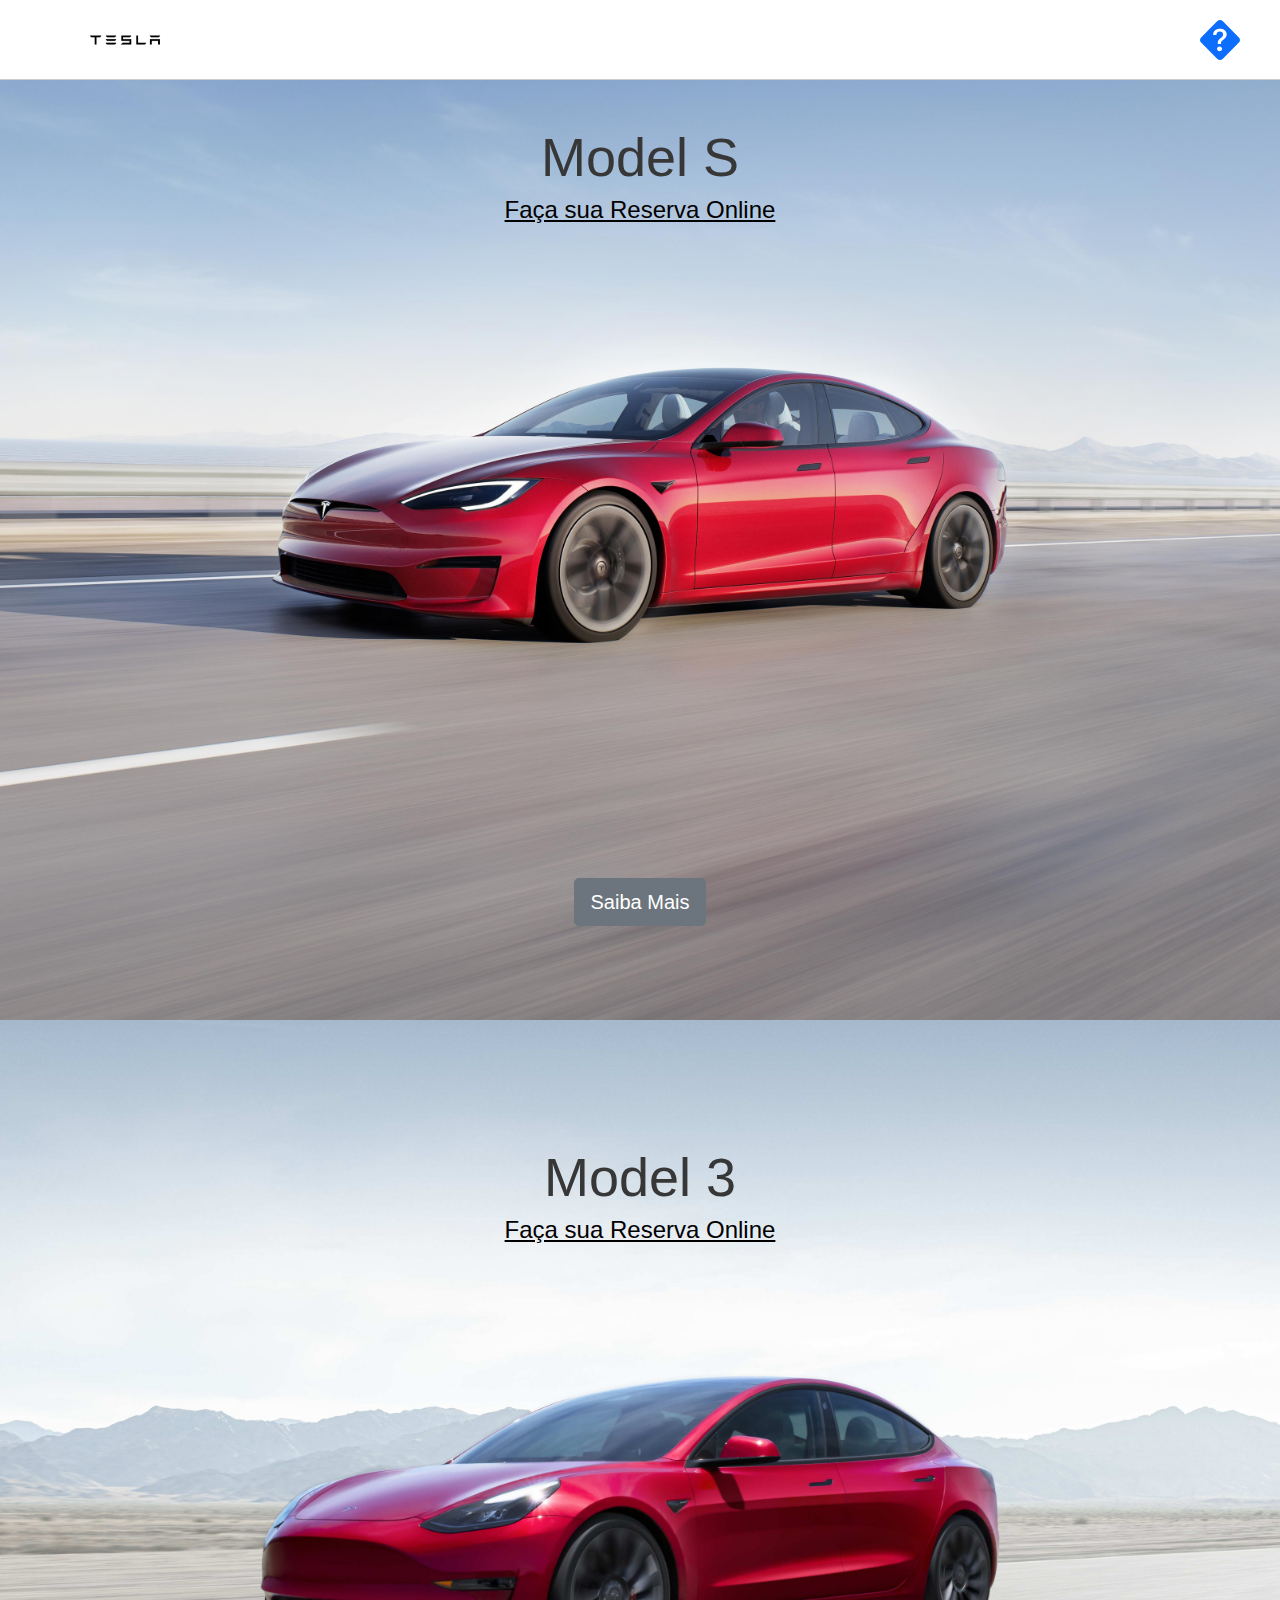
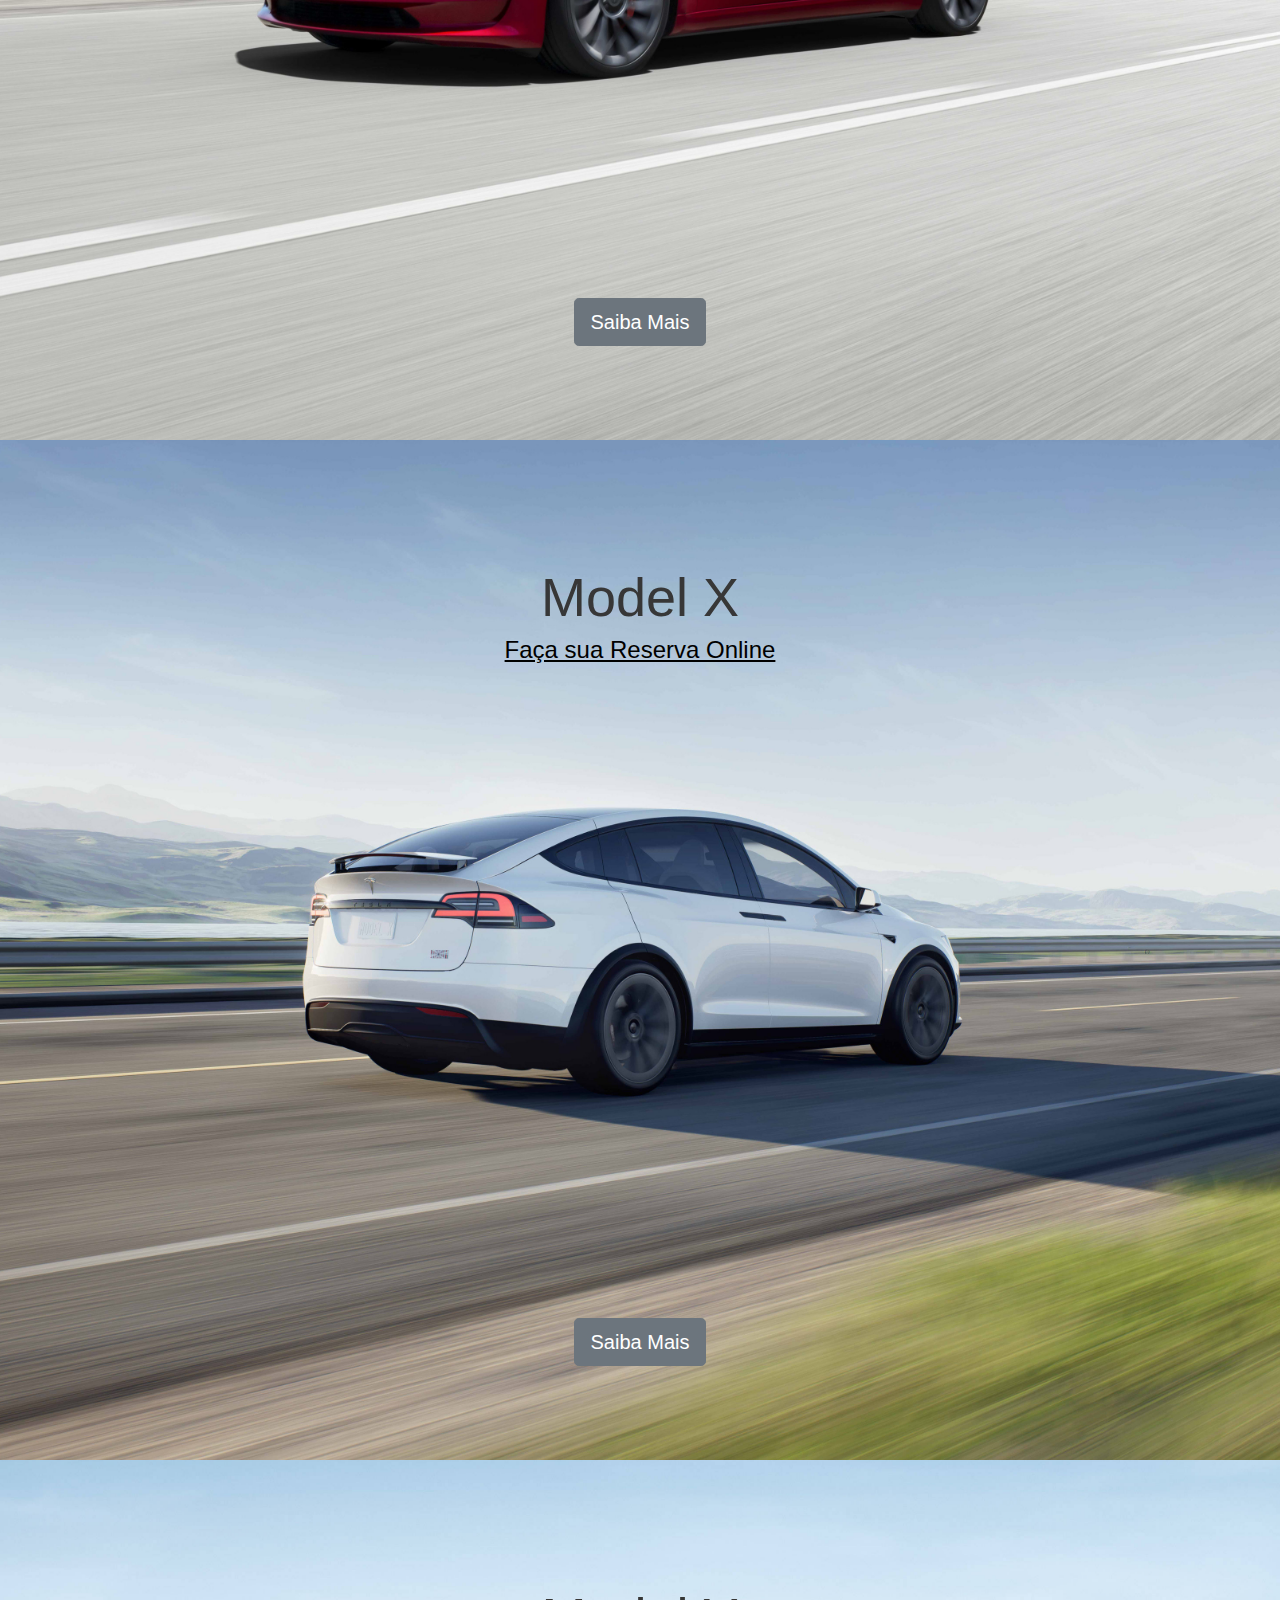
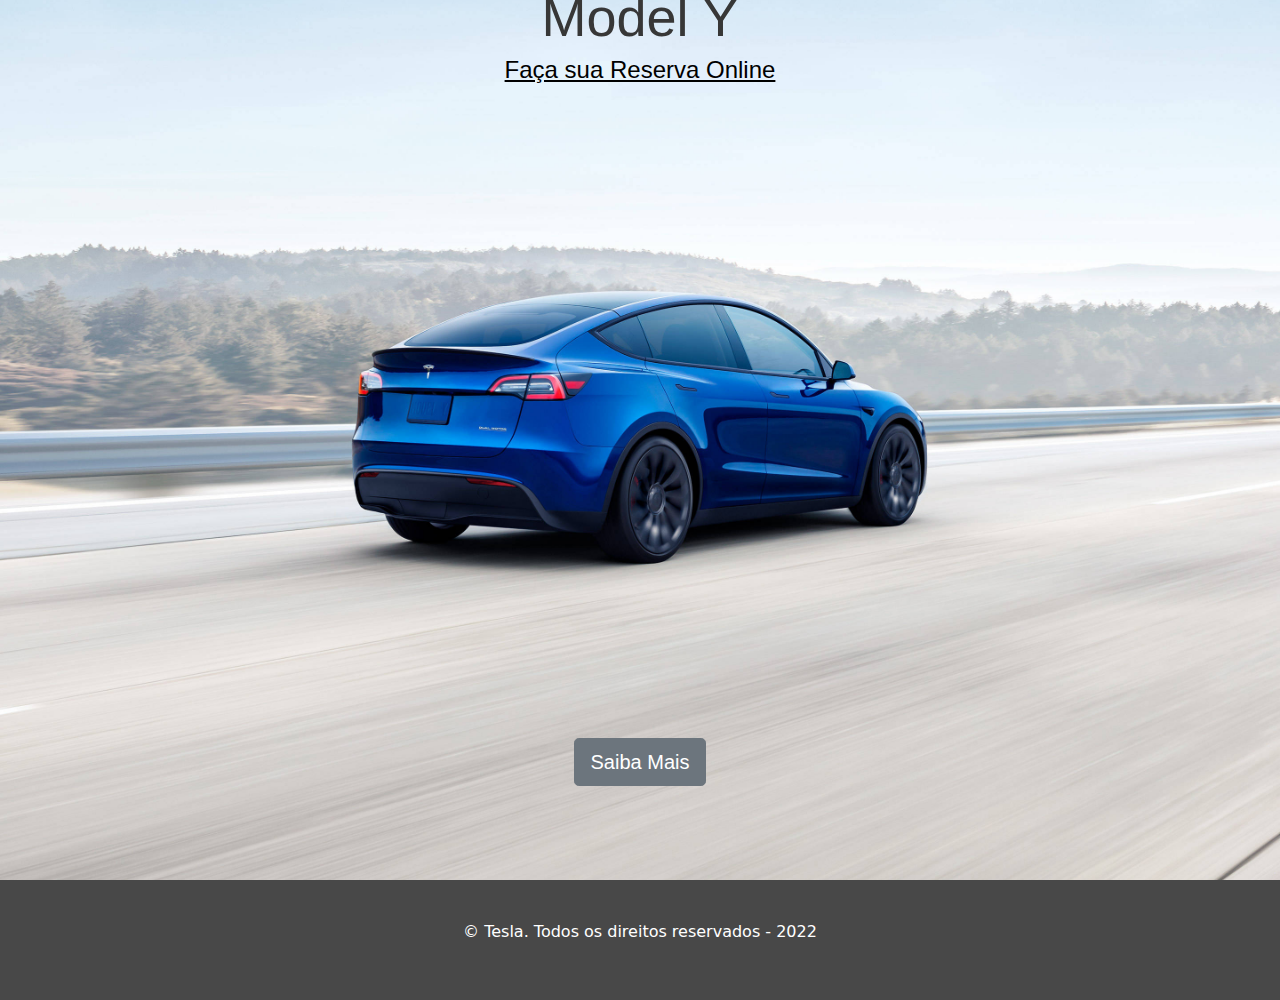
<file: index.html>
<!DOCTYPE html>
<html lang="pt-BR">

<head>
    <meta charset="UTF-8">
    <title>Tesla</title>
    <link rel="stylesheet" href="css/bootstrap.min.css">
    <link rel="stylesheet" href="css/bootstrap-grid.min.css">
    <link rel="stylesheet" href="css/base.css">
    <link rel="stylesheet" href="css/layout.css">
    <link rel="stylesheet" href="css/componente.css">
</head>

<body>
    <header class="layout-cabecalho layout-cabecalho--home">
        <div class="container">
            <nav class="navegacao">
                <a href="index.html"><img src="img/logotesla.png" width="80" height="80" alt="www"></a>
            </nav>
            <nav class="layout-login">
                <a href="about-Us.html">
                    <svg xmlns="http://www.w3.org/2000/svg" width="120" height="60" fill="currentColor" class="bi bi-question-diamond-fill" viewBox="0 0 16 16" style="padding-top:20px">
                        <path d="M9.05.435c-.58-.58-1.52-.58-2.1 0L.436 6.95c-.58.58-.58 1.519 0 2.098l6.516 6.516c.58.58 1.519.58 2.098 0l6.516-6.516c.58-.58.58-1.519 0-2.098L9.05.435zM5.495 6.033a.237.237 0 0 1-.24-.247C5.35 4.091 6.737 3.5 8.005 3.5c1.396 0 2.672.73 2.672 2.24 0 1.08-.635 1.594-1.244 2.057-.737.559-1.01.768-1.01 1.486v.105a.25.25 0 0 1-.25.25h-.81a.25.25 0 0 1-.25-.246l-.004-.217c-.038-.927.495-1.498 1.168-1.987.59-.444.965-.736.965-1.371 0-.825-.628-1.168-1.314-1.168-.803 0-1.253.478-1.342 1.134-.018.137-.128.25-.266.25h-.825zm2.325 6.443c-.584 0-1.009-.394-1.009-.927 0-.552.425-.94 1.01-.94.609 0 1.028.388 1.028.94 0 .533-.42.927-1.029.927z"/>
                      </svg>
                  </svg></a>
            </nav>
        </div>
        
    </header>

    <section>
        <div class="main-imagem-models main-banner">
            <div class="conteudo-banner">
                <div class="principal">
                    <h1 class="principal__titulo">Model S</h1>
                    <a class="principal__subtitulo" href="reservar.html">Faça sua Reserva Online</a>
                    
                    <div class="principal__sobre">
                        <a class="btn btn-secondary btn-lg" href="model-s.html" role="button">Saiba Mais</a>
                    </div>
                </div>
            </div>
        </div>
    </section>

    <section>
        <div class="main-imagem-model3 main-banner">
            <div class="conteudo-banner">
                <div class="principal">
                    <h1 class="principal__titulo">Model 3</h1>
                    <a class="principal__subtitulo" href="reservar.html">Faça sua Reserva Online</a>
                    
                    <div class="principal__sobre">
                        <a class="btn btn-secondary btn-lg" href="model-3.html" role="button">Saiba Mais</a>
                    </div>
                </div>
            </div>
        </div>
    </section>

    <section>
        <div class="main-imagem-modelx main-banner">
            <div class="conteudo-banner">
                <div class="principal">
                    <h1 class="principal__titulo">Model X</h1>
                    <a class="principal__subtitulo" href="reservar.html">Faça sua Reserva Online</a>
                    
                    <div class="principal__sobre">
                        <a class="btn btn-secondary btn-lg" href="model-x.html" role="button">Saiba Mais</a>
                    </div>
                </div>
            </div>
        </div>
    </section>

    <section>
        <div class="main-imagem-modely main-banner">
            <div class="conteudo-banner">
                <div class="principal">
                    <h1 class="principal__titulo">Model Y</h1>
                    <a class="principal__subtitulo" href="reservar.html">Faça sua Reserva Online</a>
                    
                    <div class="principal__sobre">
                        <a class="btn btn-secondary btn-lg" href="model-y.html" role="button">Saiba Mais</a>
                    </div>
                </div>
            </div>
        </div>
    </section>





    <footer class="layout-rodape">
        <div class="container">
            <p>&copy; Tesla. Todos os direitos reservados - 2022</p>
        </div>

    </footer>

</body>

</html>
</file>
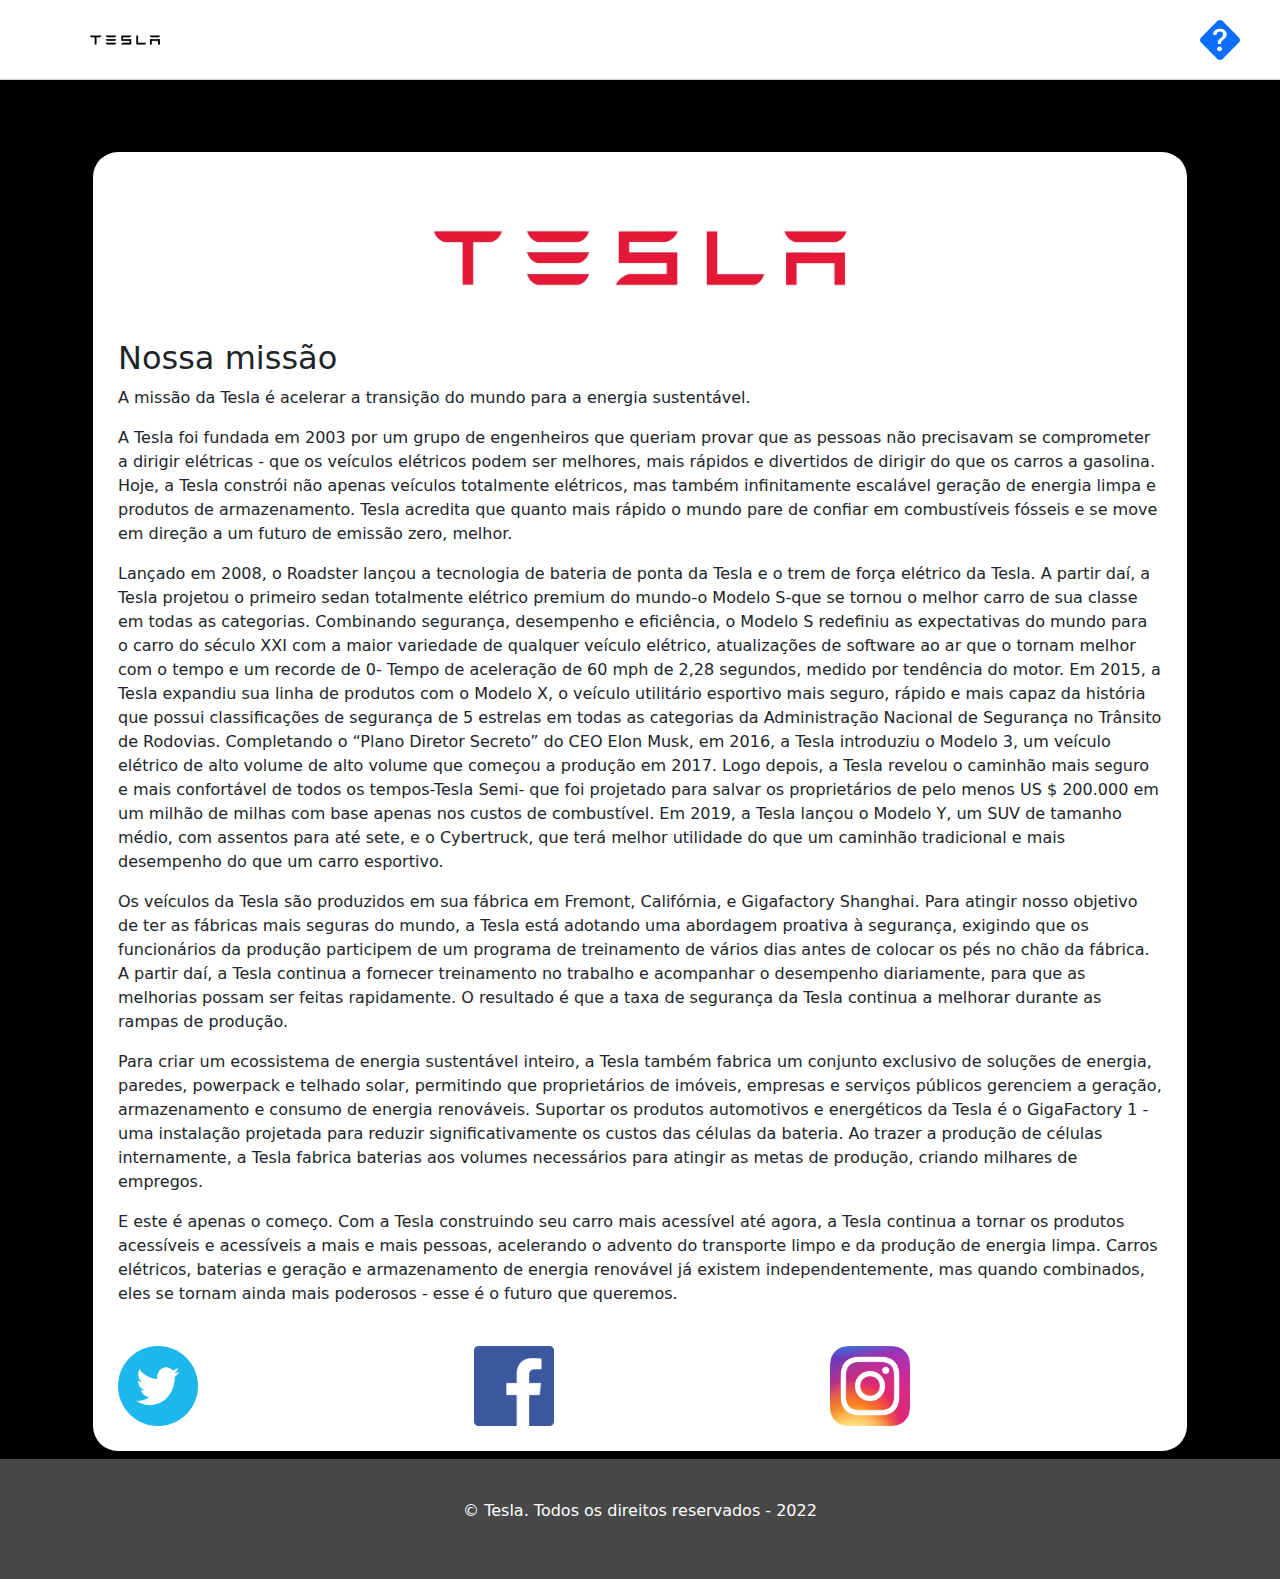
<file: about-Us.html>
<!DOCTYPE html>
<html lang="pt-BR">

<head>
    <meta charset="UTF-8">
    <title>Tesla</title>
    <link rel="stylesheet" href="css/bootstrap.min.css">
    <link rel="stylesheet" href="css/bootstrap-grid.min.css">
    <link rel="stylesheet" href="css/base.css">
    <link rel="stylesheet" href="css/layout.css">
    <link rel="stylesheet" href="css/componente.css">
</head>

<body>

    <header class="layout-cabecalho layout-cabecalho--home">
        <div class="container">
            <nav class="navegacao">
                <a href="index.html"><img src="img/logotesla.png" width="80" height="80" alt="www"></a>
            </nav>
            <nav class="layout-login">
                <a href="about-Us.html">
                    <svg xmlns="http://www.w3.org/2000/svg" width="120" height="60" fill="currentColor" class="bi bi-question-diamond-fill" viewBox="0 0 16 16" style="padding-top:20px">
                        <path d="M9.05.435c-.58-.58-1.52-.58-2.1 0L.436 6.95c-.58.58-.58 1.519 0 2.098l6.516 6.516c.58.58 1.519.58 2.098 0l6.516-6.516c.58-.58.58-1.519 0-2.098L9.05.435zM5.495 6.033a.237.237 0 0 1-.24-.247C5.35 4.091 6.737 3.5 8.005 3.5c1.396 0 2.672.73 2.672 2.24 0 1.08-.635 1.594-1.244 2.057-.737.559-1.01.768-1.01 1.486v.105a.25.25 0 0 1-.25.25h-.81a.25.25 0 0 1-.25-.246l-.004-.217c-.038-.927.495-1.498 1.168-1.987.59-.444.965-.736.965-1.371 0-.825-.628-1.168-1.314-1.168-.803 0-1.253.478-1.342 1.134-.018.137-.128.25-.266.25h-.825zm2.325 6.443c-.584 0-1.009-.394-1.009-.927 0-.552.425-.94 1.01-.94.609 0 1.028.388 1.028.94 0 .533-.42.927-1.029.927z"/>
                      </svg>
                  </svg></a>
            </nav>
        </div>
        
    </header>
    <article class="container">
        <h1><br><br><br></h1>
        <div class="about-container" style="padding:25px">
            <div class="col-12">
                <img class="about-img" src="img/tesla-logo-about.jpg">
            </div>
            <h2>Nossa missão</h2>
            <p>A missão da Tesla é acelerar a transição do mundo para a energia sustentável.</p>

            <p>A Tesla foi fundada em 2003 por um grupo de engenheiros que queriam provar que as pessoas não precisavam se comprometer a dirigir elétricas - que os veículos elétricos podem ser melhores, mais rápidos e divertidos de dirigir do que os carros a gasolina. Hoje, a Tesla constrói não apenas veículos totalmente elétricos, mas também infinitamente escalável geração de energia limpa e produtos de armazenamento. Tesla acredita que quanto mais rápido o mundo pare de confiar em combustíveis fósseis e se move em direção a um futuro de emissão zero, melhor.</p>
            <p>Lançado em 2008, o Roadster lançou a tecnologia de bateria de ponta da Tesla e o trem de força elétrico da Tesla. A partir daí, a Tesla projetou o primeiro sedan totalmente elétrico premium do mundo-o Modelo S-que se tornou o melhor carro de sua classe em todas as categorias. Combinando segurança, desempenho e eficiência, o Modelo S redefiniu as expectativas do mundo para o carro do século XXI com a maior variedade de qualquer veículo elétrico, atualizações de software ao ar que o tornam melhor com o tempo e um recorde de 0- Tempo de aceleração de 60 mph de 2,28 segundos, medido por tendência do motor. Em 2015, a Tesla expandiu sua linha de produtos com o Modelo X, o veículo utilitário esportivo mais seguro, rápido e mais capaz da história que possui classificações de segurança de 5 estrelas em todas as categorias da Administração Nacional de Segurança no Trânsito de Rodovias. Completando o “Plano Diretor Secreto” do CEO Elon Musk, em 2016, a Tesla introduziu o Modelo 3, um veículo elétrico de alto volume de alto volume que começou a produção em 2017. Logo depois, a Tesla revelou o caminhão mais seguro e mais confortável de todos os tempos-Tesla Semi- que foi projetado para salvar os proprietários de pelo menos US $ 200.000 em um milhão de milhas com base apenas nos custos de combustível. Em 2019, a Tesla lançou o Modelo Y, um SUV de tamanho médio, com assentos para até sete, e o Cybertruck, que terá melhor utilidade do que um caminhão tradicional e mais desempenho do que um carro esportivo.</p>
            <p>Os veículos da Tesla são produzidos em sua fábrica em Fremont, Califórnia, e Gigafactory Shanghai. Para atingir nosso objetivo de ter as fábricas mais seguras do mundo, a Tesla está adotando uma abordagem proativa à segurança, exigindo que os funcionários da produção participem de um programa de treinamento de vários dias antes de colocar os pés no chão da fábrica. A partir daí, a Tesla continua a fornecer treinamento no trabalho e acompanhar o desempenho diariamente, para que as melhorias possam ser feitas rapidamente. O resultado é que a taxa de segurança da Tesla continua a melhorar durante as rampas de produção.</p>
            <p>Para criar um ecossistema de energia sustentável inteiro, a Tesla também fabrica um conjunto exclusivo de soluções de energia, paredes, powerpack e telhado solar, permitindo que proprietários de imóveis, empresas e serviços públicos gerenciem a geração, armazenamento e consumo de energia renováveis. Suportar os produtos automotivos e energéticos da Tesla é o GigaFactory 1 - uma instalação projetada para reduzir significativamente os custos das células da bateria. Ao trazer a produção de células internamente, a Tesla fabrica baterias aos volumes necessários para atingir as metas de produção, criando milhares de empregos.</p>
            <p>E este é apenas o começo. Com a Tesla construindo seu carro mais acessível até agora, a Tesla continua a tornar os produtos acessíveis e acessíveis a mais e mais pessoas, acelerando o advento do transporte limpo e da produção de energia limpa. Carros elétricos, baterias e geração e armazenamento de energia renovável já existem independentemente, mas quando combinados, eles se tornam ainda mais poderosos - esse é o futuro que queremos.<br><br></p>
            <div class="row">
                <div class="col-4">
                    <a class="about-logo" href="https://twitter.com/tesla">
                        <img src="img/twitter.png" width="80" height="80"></a>
                </div>
                <div class="col-4">
                    <a class="about-logo" href= "https://www.facebook.com/TeslaMotorsCorp/">
                        <img src="img/face.jpg" width="80" height="80">
                    </a>
                </div>
                <div class="col-4">
                    <a class="about-logo" href= "https://www.instagram.com/teslamotors/">
                        <img src="img/inta.jpg" width="80" height="80">
                    </a>
                </div>
            </div>


    </article>
</body>

<footer class="layout-rodape">
    <div class="container">
        <p>&copy; Tesla. Todos os direitos reservados - 2022</p>
    </div>

</footer>
</file>
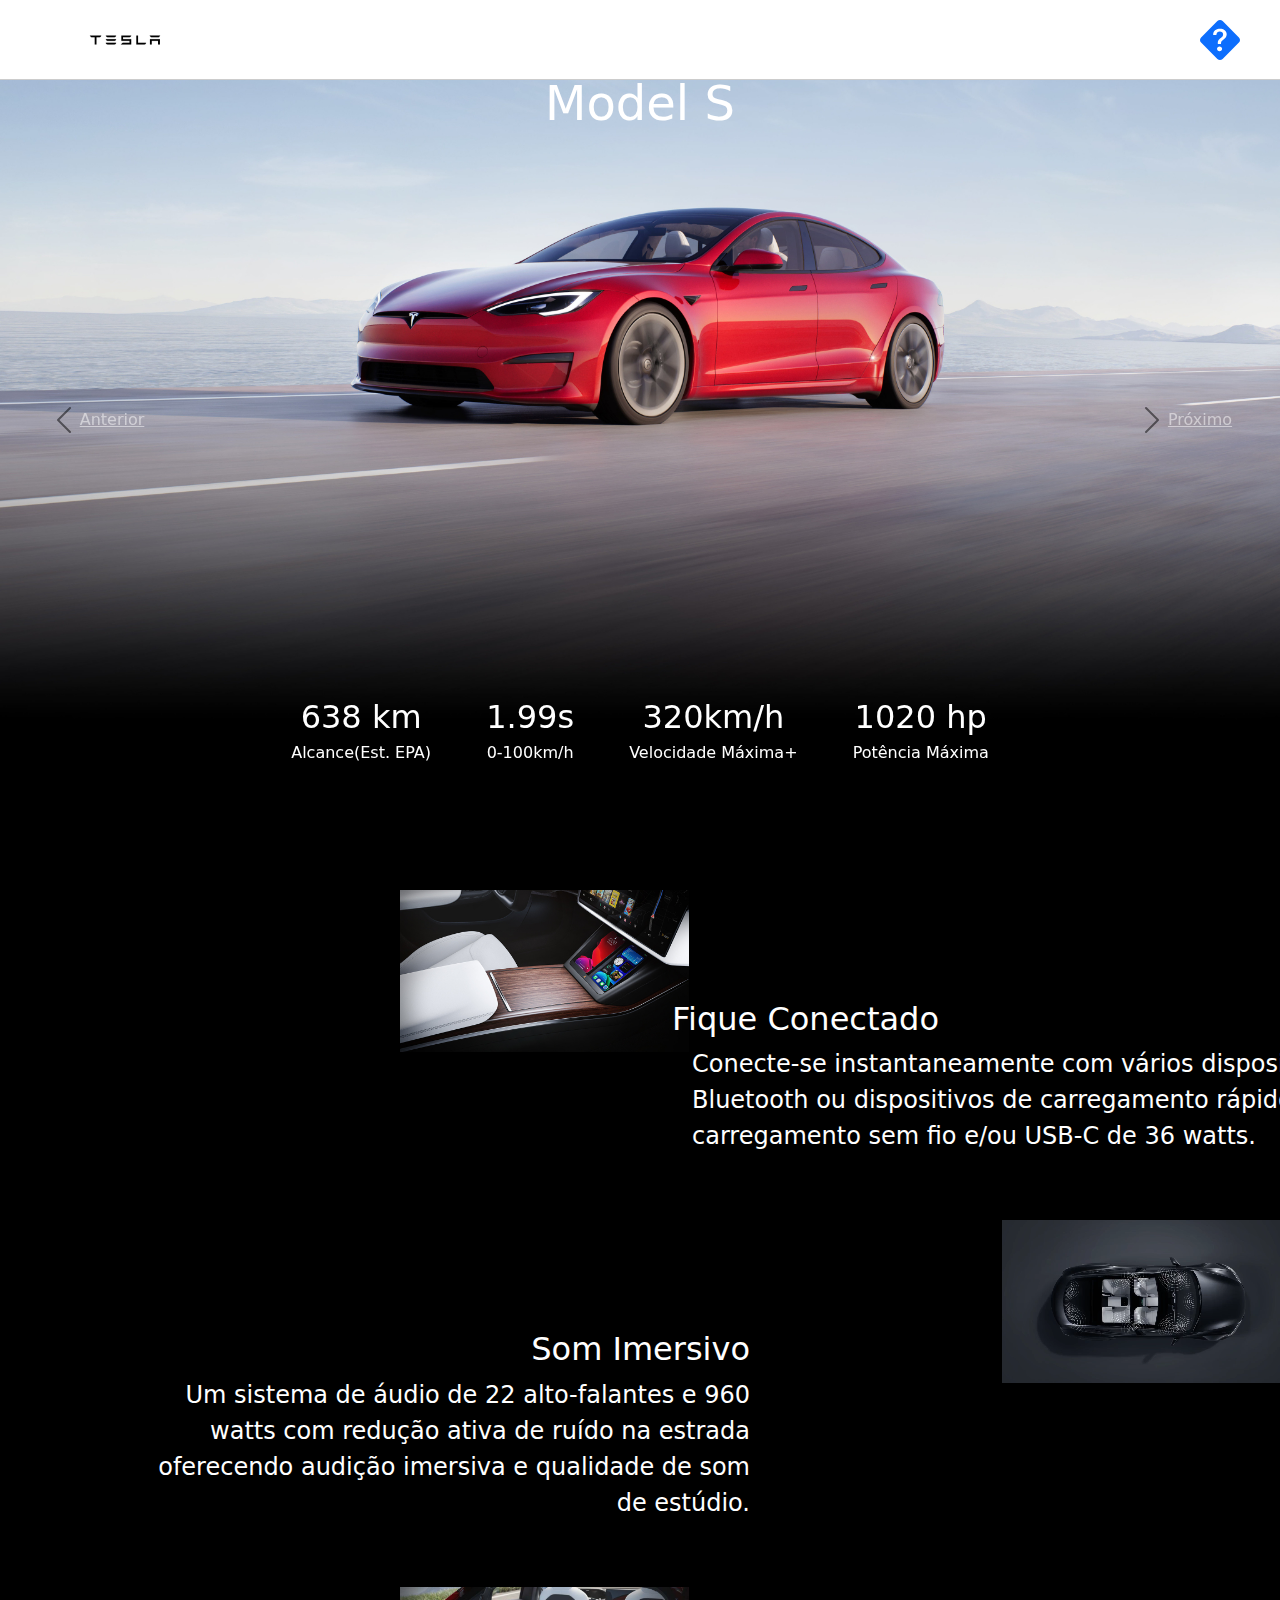
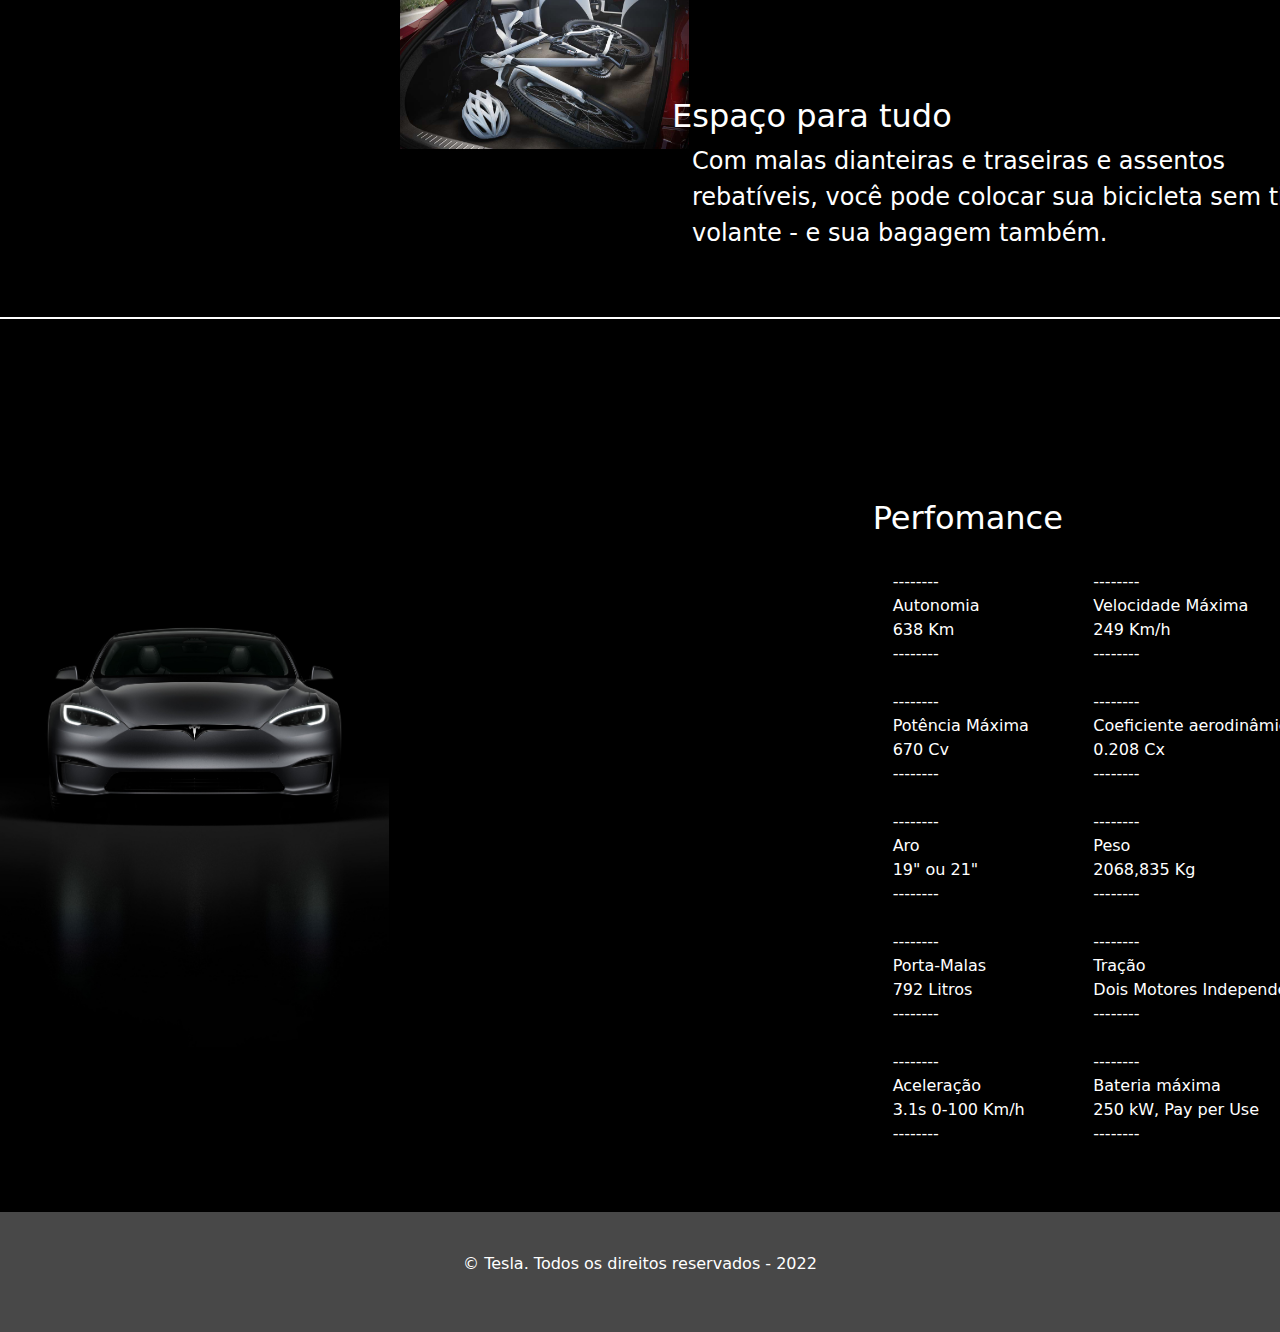
<file: model-s.html>
<!DOCTYPE html>
<html lang="pt-BR">

<head>
    <meta charset="UTF-8">
    <title>Tesla | Model S</title>
    <link rel="stylesheet" href="css/bootstrap.min.css">
    <link rel="stylesheet" href="css/bootstrap-grid.min.css">
    <link rel="stylesheet" href="js/bootstrap.js">
    <link rel="stylesheet" href="css/base.css">
    <link rel="stylesheet" href="css/layout.css">
    <link rel="stylesheet" href="css/componente.css">

    <link rel="stylesheet" href="https://stackpath.bootstrapcdn.com/bootstrap/5.0.0-alpha1/css/bootstrap.min.css"
        integrity="sha384-r4NyP46KrjDleawBgD5tp8Y7UzmLA05oM1iAEQ17CSuDqnUK2+k9luXQOfXJCJ4I" crossorigin="anonymous" />
    <script src="https://cdn.jsdelivr.net/npm/popper.js@1.16.0/dist/umd/popper.min.js"
        integrity="sha384-Q6E9RHvbIyZFJoft+2mJbHaEWldlvI9IOYy5n3zV9zzTtmI3UksdQRVvoxMfooAo" crossorigin="anonymous">
        </script>
    <script src="https://stackpath.bootstrapcdn.com/bootstrap/5.0.0-alpha1/js/bootstrap.min.js"
        integrity="sha384-oesi62hOLfzrys4LxRF63OJCXdXDipiYWBnvTl9Y9/TRlw5xlKIEHpNyvvDShgf/" crossorigin="anonymous">
        </script>
</head>

<body class="fundo">
    <header class="layout-cabecalho layout-cabecalho--home">
        <div class="container">
            <nav class="navegacao">
                <a href="index.html"><img src="img/logotesla.png" width="80" height="80" alt="www"></a>
            </nav>
            <nav class="layout-login">
                <a href="about-Us.html">
                    <svg xmlns="http://www.w3.org/2000/svg" width="120" height="60" fill="currentColor" class="bi bi-question-diamond-fill" viewBox="0 0 16 16" style="padding-top:20px">
                        <path d="M9.05.435c-.58-.58-1.52-.58-2.1 0L.436 6.95c-.58.58-.58 1.519 0 2.098l6.516 6.516c.58.58 1.519.58 2.098 0l6.516-6.516c.58-.58.58-1.519 0-2.098L9.05.435zM5.495 6.033a.237.237 0 0 1-.24-.247C5.35 4.091 6.737 3.5 8.005 3.5c1.396 0 2.672.73 2.672 2.24 0 1.08-.635 1.594-1.244 2.057-.737.559-1.01.768-1.01 1.486v.105a.25.25 0 0 1-.25.25h-.81a.25.25 0 0 1-.25-.246l-.004-.217c-.038-.927.495-1.498 1.168-1.987.59-.444.965-.736.965-1.371 0-.825-.628-1.168-1.314-1.168-.803 0-1.253.478-1.342 1.134-.018.137-.128.25-.266.25h-.825zm2.325 6.443c-.584 0-1.009-.394-1.009-.927 0-.552.425-.94 1.01-.94.609 0 1.028.388 1.028.94 0 .533-.42.927-1.029.927z"/>
                      </svg>
                  </svg></a>
            </nav>
        </div>
        
    </header>

    <section class="modelos-carrossel">
        <div id="carouselExampleControls" class="carousel slide carousel-dark" data-ride="carousel">
            <ol class="carousel-indicators">
                <li data-target="#carouselExampleIndicators" data-slide-to="0" class="active"></li>
                <li data-target="#carouselExampleIndicators" data-slide-to="1"></li>
                <li data-target="#carouselExampleIndicators" data-slide-to="2"></li>
                <li data-target="#carouselExampleIndicators" data-slide-to="3"></li>
            </ol>

            <div class="carousel-inner rounded-5 shadow-4-strong" >
                <div class="carousel-item active">
                    <img class="d-block w-100" src="img/models/model-s-main.jpg" alt="Primeiro Slide">
                    <div class="carousel-caption" style="color: white">

                        <h3 class="titulo-caption">Model S</h3>
                        <div>

                            <div class="layout-info">
                                <p class="subtitulo-caption">638 km</p>
                                <p class="subtitulo2-caption">Alcance(Est. EPA)</p>
                            </div>
                            <div class="layout-info">
                                <p class="subtitulo-caption">1.99s</p>
                                <p class="subtitulo2-caption">0-100km/h</p>
                            </div>
                            <div class="layout-info">
                                <p class="subtitulo-caption">320km/h</p>
                                <p class="subtitulo2-caption">Velocidade Máxima+</p>
                            </div>
                            <div class="layout-info">
                                <p class="subtitulo-caption">1020 hp</p>
                                <p class="subtitulo2-caption">Potência Máxima</p>
                            </div>

                        </div>
                    </div>

                </div>
                <div class="carousel-item">
                    <video class="d-block w-100" autoplay loop muted src="vid/models.mp4" type="video/mp4">
                </div>
                <div class="carousel-item">
                    <img class="d-block w-100" src="img/models/model-s-interior.jpg" alt="Terceiro Slide">
                </div>
                
                <div class="carousel-item">
                    <video class="d-block w-100" autoplay loop muted src="img/models/entretenimento.mp4" type="video/mp4">
                </div>
            </div>
            <a class="carousel-control-prev" href="#carouselExampleControls" role="button" data-slide="prev">
                <span class="carousel-control-prev-icon" aria-hidden="true"></span>
                <span class="sr-only">Anterior</span>
            </a>
            <a class="carousel-control-next" href="#carouselExampleControls" role="button" data-slide="next">
                <span class="carousel-control-next-icon" aria-hidden="true"></span>
                <span class="sr-only">Próximo</span>
            </a>
        </div>

        <article class="layout-legenda-principal">
            <div class="row">
                <div class="col-xs-12 col-lg-6">
                    <img class="descricao-img" src="img/models/atributo1.jpg">
                </div>
                <div class="col-xs-12 col-lg-6">
                    <div class="descricao">
                        <h1 class="descricao-titulo">Fique Conectado</h1>
                        <p class="descricao-subtitulo">Conecte-se instantaneamente com vários dispositivos Bluetooth ou dispositivos de carregamento rápido com carregamento sem fio e/ou USB-C de 36 watts.</p>
                    </div>
                </div>
            </div>

            <div class="row">
                
                <div class="col-xs-12 col-lg-6">
                    <div class="descricao">
                        <h1 class="descricao-titulo-esquerda">Som Imersivo</h1>
                        <p class="descricao-subtitulo-esquerda">Um sistema de áudio de 22 alto-falantes e 960 watts com redução ativa de ruído na estrada oferecendo audição imersiva e qualidade de som de estúdio.</p>
                    </div>
                </div>
                <div class="col-xs-12 col-lg-6">
                    <video class="descricao-img-esquerda" src="img/models/atributo2.mp4" type="video/mp4" >
                </div>
            </div>

            <div class="row">
                <div class="col-xs-12 col-lg-6">
                    <img class="descricao-img" src="img/models/atributo3.jpg">
                </div>
                <div class="col-xs-12 col-lg-6">
                    <div class="descricao">
                        <h1 class="descricao-titulo">Espaço para tudo</h1>
                        <p class="descricao-subtitulo">Com malas dianteiras e traseiras e assentos rebatíveis, você pode colocar sua bicicleta sem tirar o volante - e sua bagagem também.</p>
                    </div>
                </div>
            </div>

        </article>
        <article class="layout-legenda-principal" style=" border-top: 2px solid white;">
            
            <div class="row">
                <div class="col-md-8">
                    <img class="descricao-img layout-imagem" src="img/models/Model-S-Specs-Hero-Desktop.jpg" style="margin-left: auto" width="80%" height="80%" >
                </div>
                <div class="col-md-2">
                    <div class="descricao">
                        <h1 class="descricao-titulo">Perfomance</h1>
                        <p class="descricao-subtitulo" style="font-size: 1em" >
                            <br>--------<br>Autonomia<br>638 Km<br>--------<br>
                            <br>--------<br>Potência Máxima<br>670 Cv<br>--------<br>
                            <br>--------<br>Aro<br>19" ou 21"<br>--------<br>
                            <br>--------<br>Porta-Malas<br>792 Litros<br>--------<br>
                            <br>--------<br>Aceleração<br>3.1s 0-100 Km/h<br>--------<br>                            
                        </p>
                    </div>
                </div>
                <div class="col-md-2">
                    <div class="descricao">
                        <h1 class="descricao-titulo"><br></h1>
                        <p class="descricao-subtitulo" style="font-size: 1em" >
                            <br>--------<br>Velocidade Máxima<br>249 Km/h<br>--------<br>
                            <br>--------<br>Coeficiente aerodinâmico<br>0.208 Cx<br>--------<br>
                            <br>--------<br>Peso<br>2068,835 Kg<br>--------<br>
                            <br>--------<br>Tração<br>Dois Motores Independentes<br>--------<br>
                            <br>--------<br>Bateria máxima<br>250 kW, Pay per Use<br>--------<br>
                        </p>
                        </div>
                    </div>
                </div>
            </div>
        </article>
    </section>
    <footer class="layout-rodape">
        <div class="container">
            <p>&copy; Tesla. Todos os direitos reservados - 2022</p>
        </div>

    </footer>
</body>

</html>
</file>
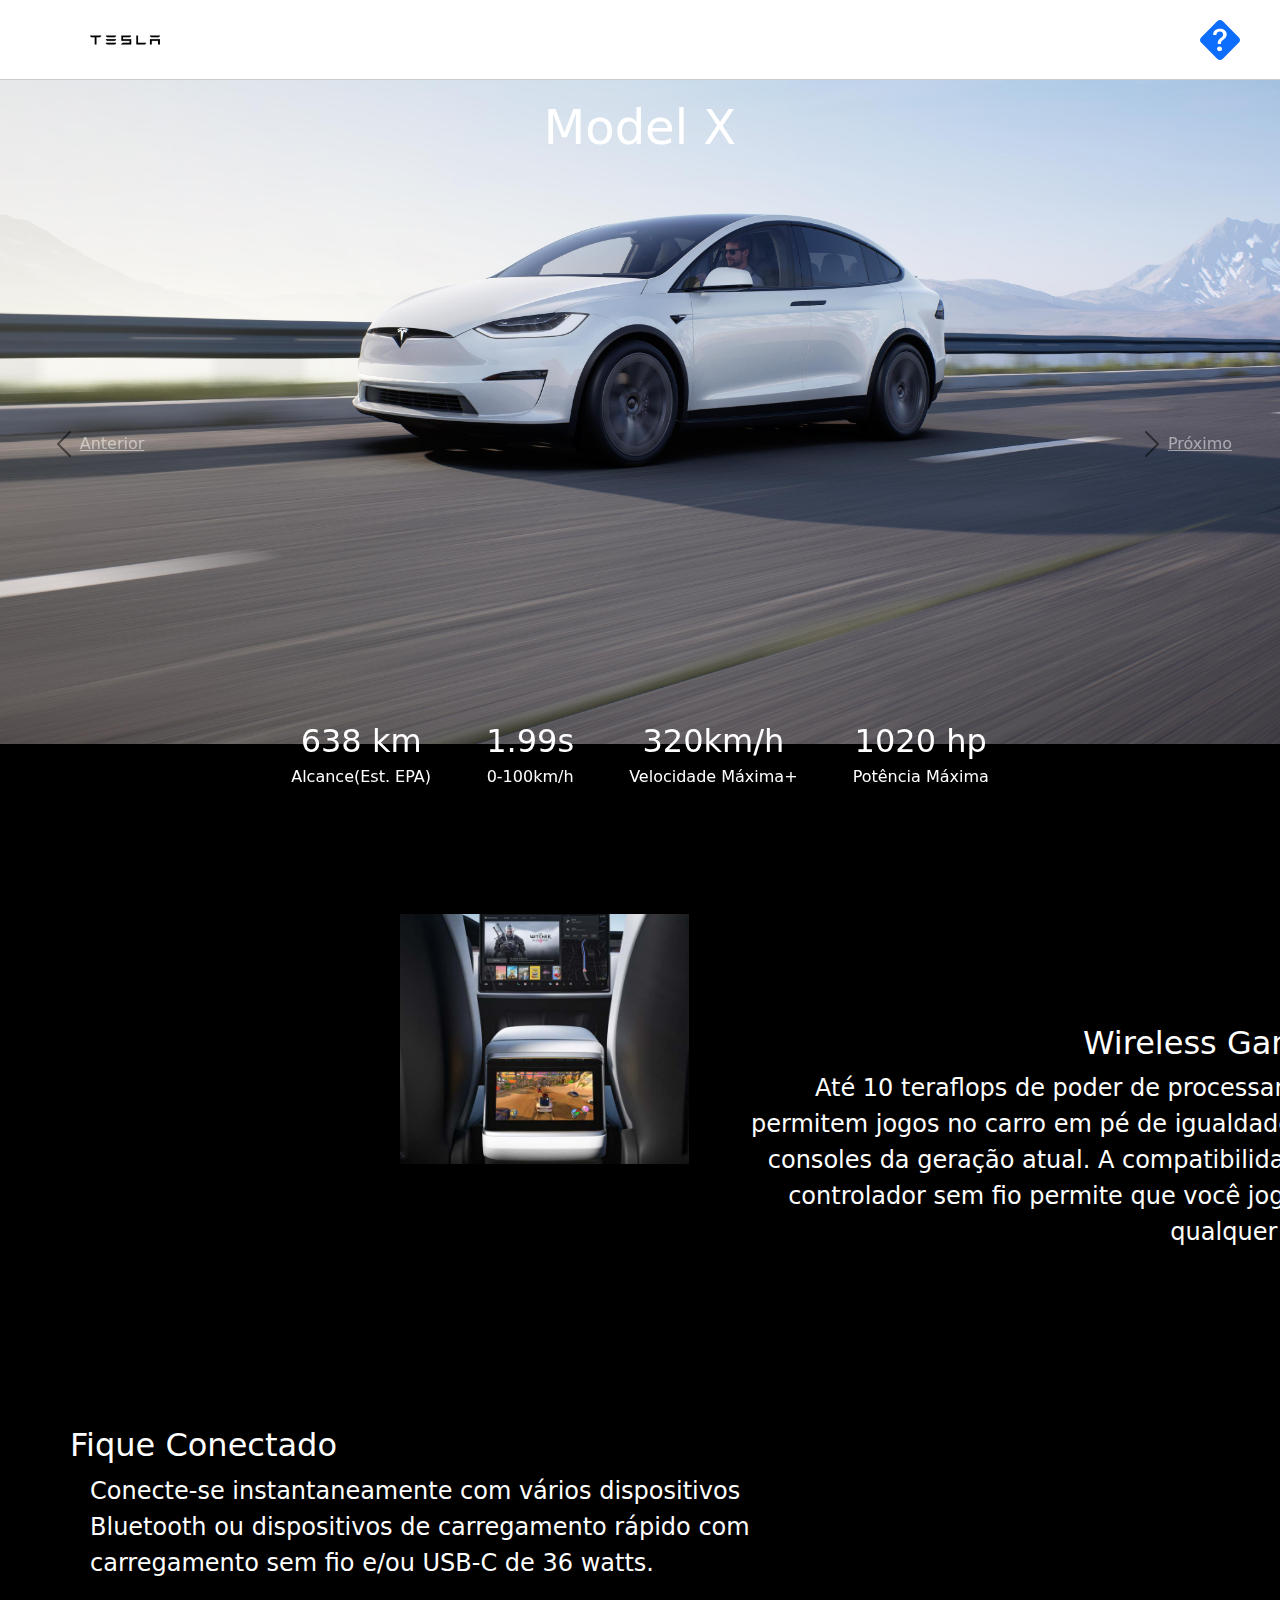
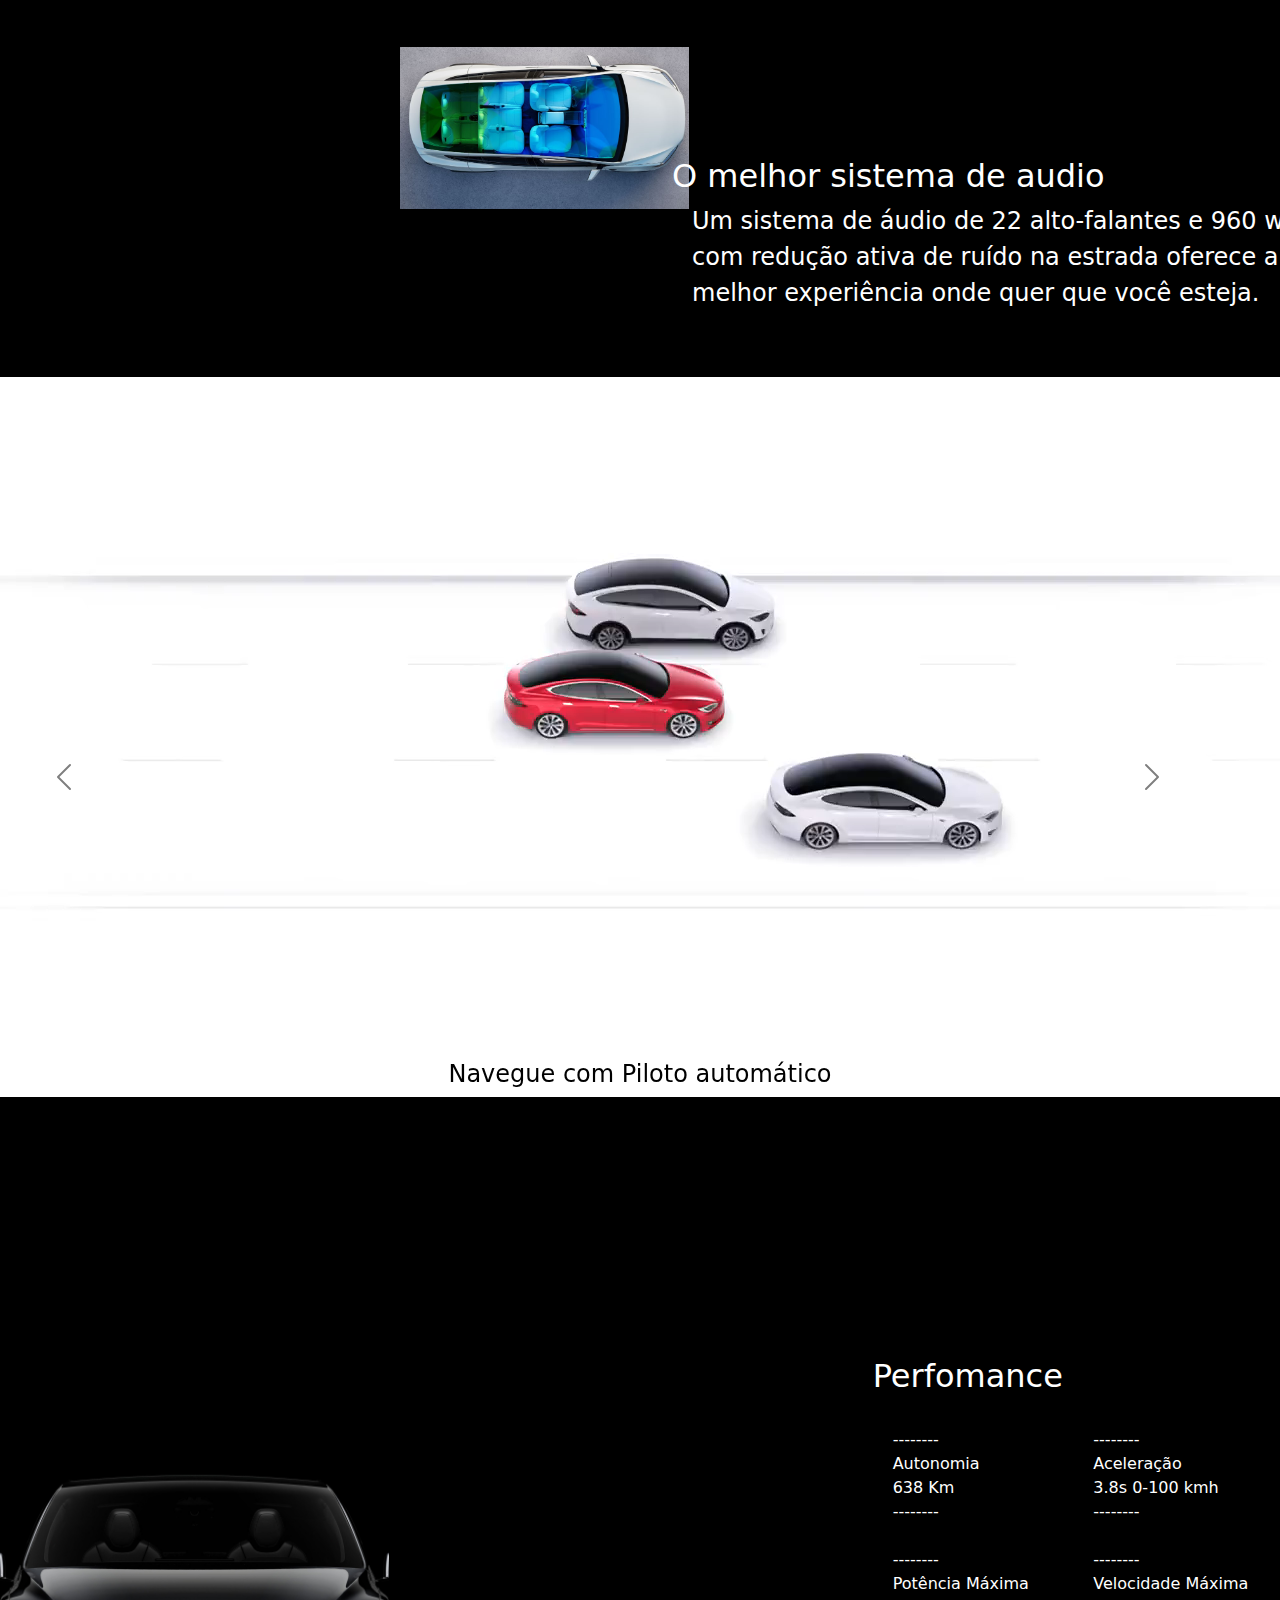
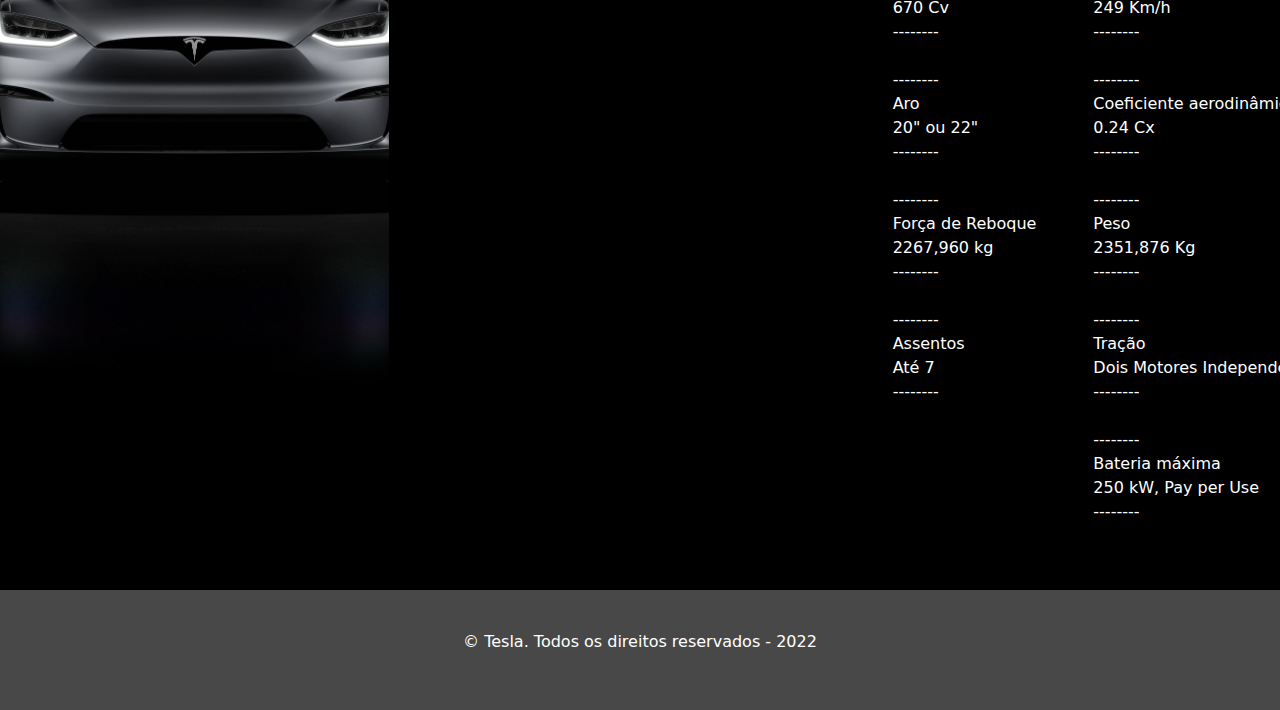
<file: model-x.html>
<!DOCTYPE html>
<html lang="pt-BR">

<head>
    <meta charset="UTF-8">
    <title>Tesla | Model X</title>
    <link rel="stylesheet" href="css/bootstrap.min.css">
    <link rel="stylesheet" href="css/bootstrap-grid.min.css">
    <link rel="stylesheet" href="js/bootstrap.js">
    <link rel="stylesheet" href="css/base.css">
    <link rel="stylesheet" href="css/layout.css">
    <link rel="stylesheet" href="css/componente.css">

    <link rel="stylesheet" href="https://stackpath.bootstrapcdn.com/bootstrap/5.0.0-alpha1/css/bootstrap.min.css"
        integrity="sha384-r4NyP46KrjDleawBgD5tp8Y7UzmLA05oM1iAEQ17CSuDqnUK2+k9luXQOfXJCJ4I" crossorigin="anonymous" />
    <script src="https://cdn.jsdelivr.net/npm/popper.js@1.16.0/dist/umd/popper.min.js"
        integrity="sha384-Q6E9RHvbIyZFJoft+2mJbHaEWldlvI9IOYy5n3zV9zzTtmI3UksdQRVvoxMfooAo" crossorigin="anonymous">
        </script>
    <script src="https://stackpath.bootstrapcdn.com/bootstrap/5.0.0-alpha1/js/bootstrap.min.js"
        integrity="sha384-oesi62hOLfzrys4LxRF63OJCXdXDipiYWBnvTl9Y9/TRlw5xlKIEHpNyvvDShgf/" crossorigin="anonymous">
        </script>
</head>

<body class="fundo">

    <div class="row">
        <div class="col">col</div>
        <div class="col">col</div>
        <div class="col">col</div>
        <div class="col">col</div>
      </div>

      <header class="layout-cabecalho layout-cabecalho--home">
        <div class="container">
            <nav class="navegacao">
                <a href="index.html"><img src="img/logotesla.png" width="80" height="80" alt="www"></a>
            </nav>
            <nav class="layout-login">
                <a href="about-Us.html">
                    <svg xmlns="http://www.w3.org/2000/svg" width="120" height="60" fill="currentColor" class="bi bi-question-diamond-fill" viewBox="0 0 16 16" style="padding-top:20px">
                        <path d="M9.05.435c-.58-.58-1.52-.58-2.1 0L.436 6.95c-.58.58-.58 1.519 0 2.098l6.516 6.516c.58.58 1.519.58 2.098 0l6.516-6.516c.58-.58.58-1.519 0-2.098L9.05.435zM5.495 6.033a.237.237 0 0 1-.24-.247C5.35 4.091 6.737 3.5 8.005 3.5c1.396 0 2.672.73 2.672 2.24 0 1.08-.635 1.594-1.244 2.057-.737.559-1.01.768-1.01 1.486v.105a.25.25 0 0 1-.25.25h-.81a.25.25 0 0 1-.25-.246l-.004-.217c-.038-.927.495-1.498 1.168-1.987.59-.444.965-.736.965-1.371 0-.825-.628-1.168-1.314-1.168-.803 0-1.253.478-1.342 1.134-.018.137-.128.25-.266.25h-.825zm2.325 6.443c-.584 0-1.009-.394-1.009-.927 0-.552.425-.94 1.01-.94.609 0 1.028.388 1.028.94 0 .533-.42.927-1.029.927z"/>
                      </svg>
                  </svg></a>
            </nav>
        </div>
        
    </header>

    <section class="modelos-carrossel">
        <div id="carouselExampleControls" class="carousel slide carousel-dark" data-ride="carousel">
            <ol class="carousel-indicators">
                <li data-target="#carouselExampleIndicators" data-slide-to="0" class="active"></li>
                <li data-target="#carouselExampleIndicators" data-slide-to="1"></li>
                <li data-target="#carouselExampleIndicators" data-slide-to="2"></li>
                <li data-target="#carouselExampleIndicators" data-slide-to="3"></li>
                <li data-target="#carouselExampleIndicators" data-slide-to="4"></li>
            </ol>

            <div class="carousel-inner rounded-5 shadow-4-strong">
                <div class="carousel-item active">
                    <img class="d-block w-100" src="img/models/Model-X-Main.jpg" alt="Primeiro Slide">
                    <div class="carousel-caption" style="color: white">

                        <h3 class="titulo-caption">Model X</h3>
                        <div>

                            <div class="layout-info">
                                <p class="subtitulo-caption">638 km</p>
                                <p class="subtitulo2-caption">Alcance(Est. EPA)</p>
                            </div>
                            <div class="layout-info">
                                <p class="subtitulo-caption">1.99s</p>
                                <p class="subtitulo2-caption">0-100km/h</p>
                            </div>
                            <div class="layout-info">
                                <p class="subtitulo-caption">320km/h</p>
                                <p class="subtitulo2-caption">Velocidade Máxima+</p>
                            </div>
                            <div class="layout-info">
                                <p class="subtitulo-caption">1020 hp</p>
                                <p class="subtitulo2-caption">Potência Máxima</p>
                            </div>

                        </div>
                    </div>

                </div>
                <div class="carousel-item">
                    <img class="d-block w-100" src="img/models/MX-Interior-Carousel-B.jpg" alt="Segundo Slide">
                </div>
                <div class="carousel-item">
                    <img class="d-block w-100" src="img/models/MX-Interior-Carousel-C.jpg" alt="Terceiro Slide">
                </div>
                
                <div class="carousel-item">
                    <img class="d-block w-100" src="img/models/MX-Interior-Carousel-D.jpg" alt="Quarto Slide">
                </div>
                <div class="carousel-item">
                    <img class="d-block w-100" src="img/models/MX-Interior-Carousel.jpg" alt="Quinto Slide">
                </div>
            </div>
            <a class="carousel-control-prev" href="#carouselExampleControls" role="button" data-slide="prev">
                <span class="carousel-control-prev-icon" aria-hidden="true"></span>
                <span class="sr-only">Anterior</span>
            </a>
            <a class="carousel-control-next" href="#carouselExampleControls" role="button" data-slide="next">
                <span class="carousel-control-next-icon" aria-hidden="true"></span>
                <span class="sr-only">Próximo</span>
            </a>
        </div>

        <article class="layout-legenda-principal">

            <div class="row">

                <div class="col-xs-12 col-lg-6">
                    <img class="descricao-img" src="img/models/MX-Interior-Grid-A.jpg" width="500px" height="250px">
                </div>
                <div class="col-xs-12 col-lg-6">

                    <div class="descricao">
                        <h1 class="descricao-titulo-esquerda">Wireless Gaming</h1>
                        <p class="descricao-subtitulo-esquerda">
                            Até 10 teraflops de poder de processamento permitem jogos no carro em pé de igualdade com consoles da geração atual. A compatibilidade do controlador sem fio permite que você jogue de qualquer lugar.</p>
                    </div>
                </div>
            </div>

            <div class="row" style="margin-left:100">

                <div class="col-xs-12 col-lg-6">
                    <div class="descricao">
                        <h1 class="descricao-titulo">Fique Conectado</h1>
                        <p class="descricao-subtitulo">Conecte-se instantaneamente com vários dispositivos Bluetooth ou dispositivos de carregamento rápido com carregamento sem fio e/ou USB-C de 36 watts.</p>
                    </div>
                </div>

                <div class="col-xs-12 col-lg-6">
                    <video class="descricao-img-esquerda" src="img/models/atributo2.mp4" type="video/mp4" >
                </div>
            </div>

            <div class="row" style="margin-right: 100" style="margin-left:100">

                <div class="col-xs-12 col-lg-6">
                    <img class="descricao-img" src="img/models/MX-Interior-Grid-C.jpg">
                </div>
                <div class="col-xs-12 col-lg-6">
                    <div class="descricao">
                        <h1 class="descricao-titulo">O melhor sistema de audio</h1>
                        <p class="descricao-subtitulo">Um sistema de áudio de 22 alto-falantes e 960 watts com redução ativa de ruído na estrada oferece a melhor experiência onde quer que você esteja.</p>
                    </div>
                </div>
                
            </div>

        </article>


        <article class="">
            <div id="carouselExampleControls2" class="carousel slide carousel-dark" data-ride="carousel">
                <ol class="carousel-indicators">
                    <li data-target="#carouselExampleIndicators" data-slide-to="0" class="active"></li>
                    <li data-target="#carouselExampleIndicators" data-slide-to="1"></li>
                    <li data-target="#carouselExampleIndicators" data-slide-to="2"></li>
                    <li data-target="#carouselExampleIndicators" data-slide-to="3"></li>
                </ol>

                <div class="carousel-inner rounded-5 shadow-4-strong">

                    <div class="carousel-item active">
                        <div class="carousel-caption">
                            <h4>Navegue com Piloto automático</h4>
                            <p>Orientação ativa em rodovias</p>
                        </div>
                        <video class="d-block w-100" autoplay loop muted src="vid/navigate-autopilot.mp4" type="video/mp4">
                    </div>

                    <div class="carousel-item">
                        <div class="carousel-caption">
                            <h4>Troca de faixa automática</h4>
                            <p>Troca de faixa automatizada em rodovias</p>
                        </div>
                        <video class="d-block w-100" autoplay loop muted src="vid/auto-lane-change.mp4" type="video/mp4">
                    </div>
                    
                    <div class="carousel-item">
                        <div class="carousel-caption">
                            <h4>Convocar</h4>
                            <p>Convocação automatizada do veículo até o proprietário</p>
                        </div>
                        <video class="d-block w-100" autoplay loop muted src="vid/summon.mp4" type="video/mp4">
                    </div>

                    <div class="carousel-item">
                        <div class="carousel-caption">
                            <h4>Estacionamento automático</h4>
                            <p>Vagas paralelas e perpendiculares em apenas um comando</p>
                        </div>
                        <video class="d-block w-100" autoplay loop muted src="vid/autopark.mp4" type="video/mp4">
                    </div>
                </div>
                <a class="carousel-control-prev" href="#carouselExampleControls2" role="button" data-slide="prev">
                    <span class="carousel-control-prev-icon" aria-hidden="true"></span>
                    <span class="sr-only">Anterior</span>
                </a>
                <a class="carousel-control-next" href="#carouselExampleControls2" role="button" data-slide="next">
                    <span class="carousel-control-next-icon" aria-hidden="true"></span>
                    <span class="sr-only">Próximo</span>
                </a>
            </div>
    </article>

    <article class="layout-legenda-principal">
            
        <div class="row">
            <div class="col-md-8">
                <img class="descricao-img layout-imagem" src="img/models/Model-X-Specs-Hero-Desktop.jpg" style="margin-left: auto" width="80%" height="80%" >
            </div>
            <div class="col-md-2">
                <div class="descricao">
                    <h1 class="descricao-titulo">Perfomance</h1>
                    <p class="descricao-subtitulo" style="font-size: 1em" >
                        <br>--------<br>Autonomia<br>638 Km<br>--------<br>
                        <br>--------<br>Potência Máxima<br>670 Cv<br>--------<br>
                        <br>--------<br>Aro<br>20" ou 22"<br>--------<br>
                        <br>--------<br>Força de Reboque<br>2267,960 kg<br>--------<br>
                        <br>--------<br>Assentos<br>Até 7<br>--------<br>                            
                    </p>
                </div>
            </div>
            <div class="col-md-2">
                <div class="descricao">
                    <h1 class="descricao-titulo"><br></h1>
                    <p class="descricao-subtitulo" style="font-size: 1em" >
                        <br>--------<br>Aceleração<br>3.8s 0-100 kmh<br>--------<br>
                        <br>--------<br>Velocidade Máxima<br>249 Km/h<br>--------<br>
                        <br>--------<br>Coeficiente aerodinâmico<br>0.24 Cx<br>--------<br>
                        <br>--------<br>Peso<br>2351,876 Kg<br>--------<br>
                        <br>--------<br>Tração<br>Dois Motores Independentes<br>--------<br>
                        <br>--------<br>Bateria máxima<br>250 kW, Pay per Use<br>--------<br>
                    </p>
                    </div>
                </div>
            </div>
        </div>
    </article>
    </section>
    <footer class="layout-rodape">
        <div class="container">
            <p>&copy; Tesla. Todos os direitos reservados - 2022</p>
        </div>

    </footer>
</body>

</html>
</file>
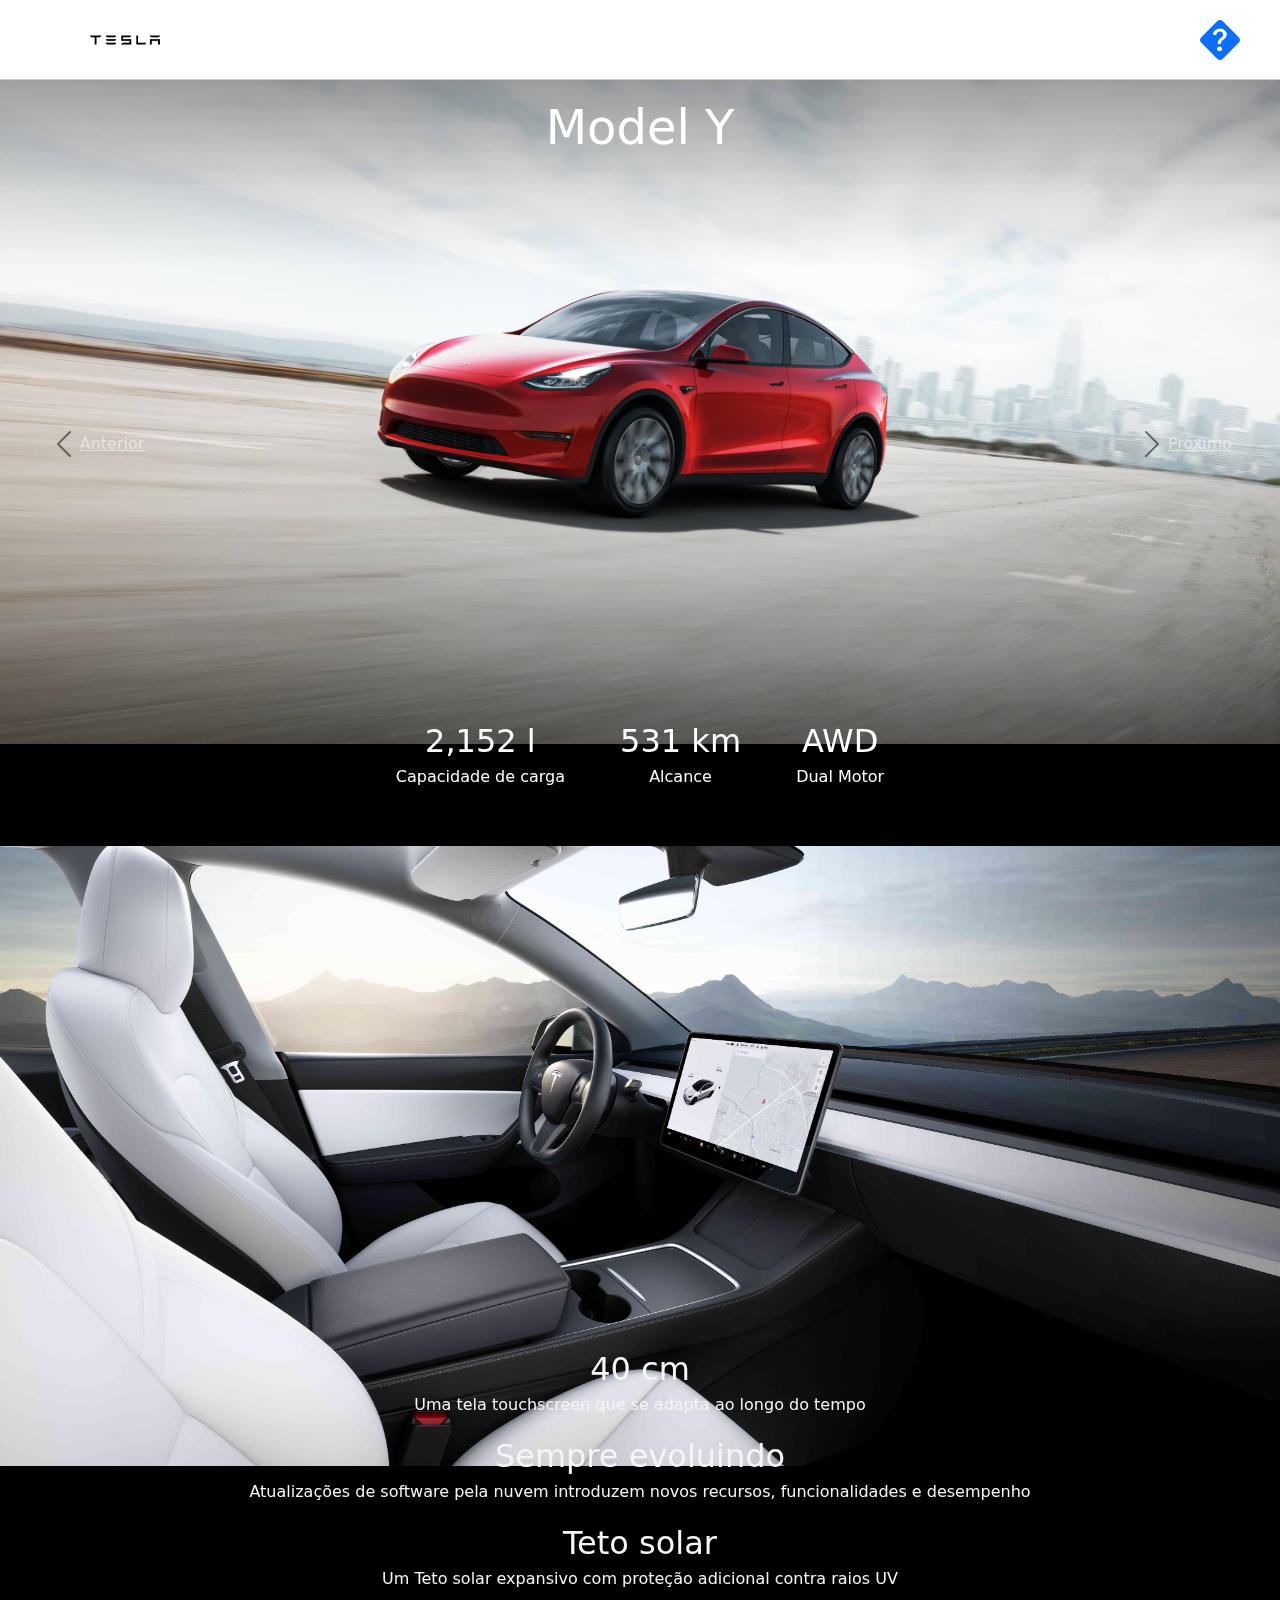
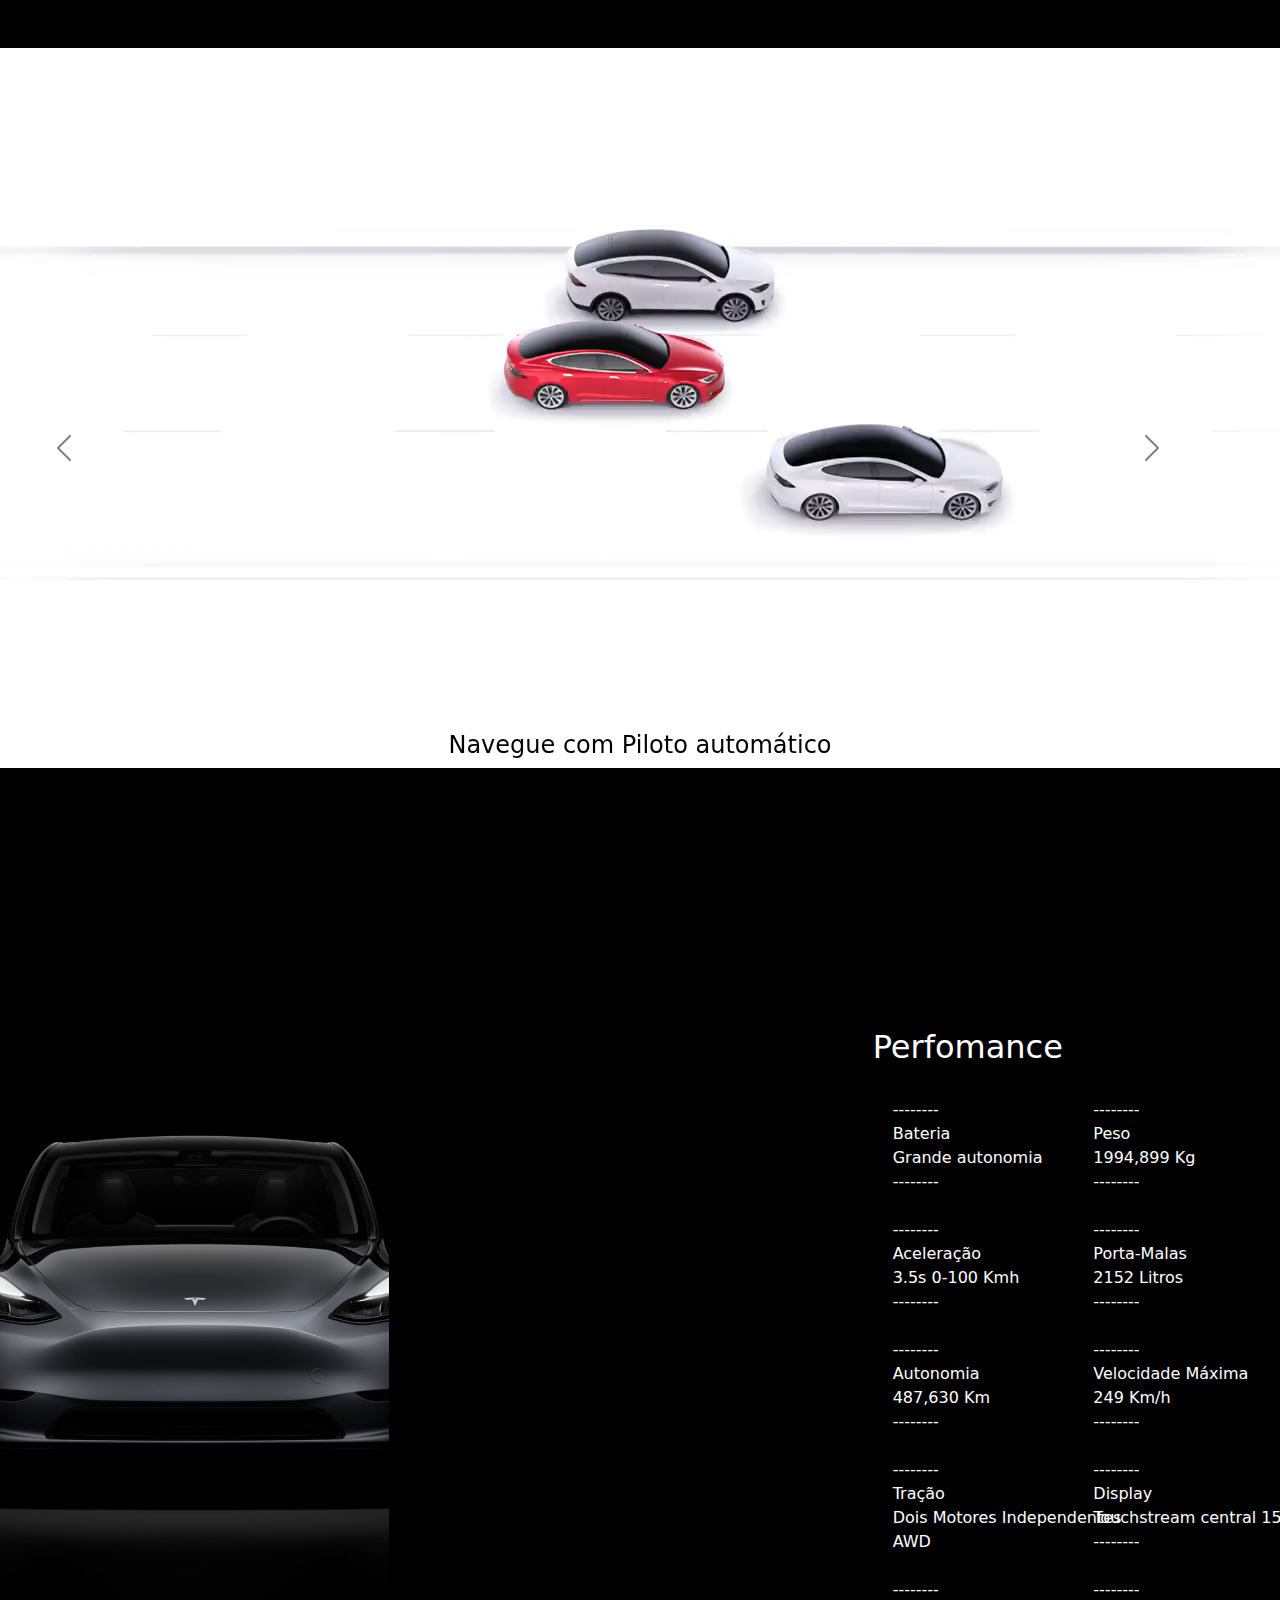
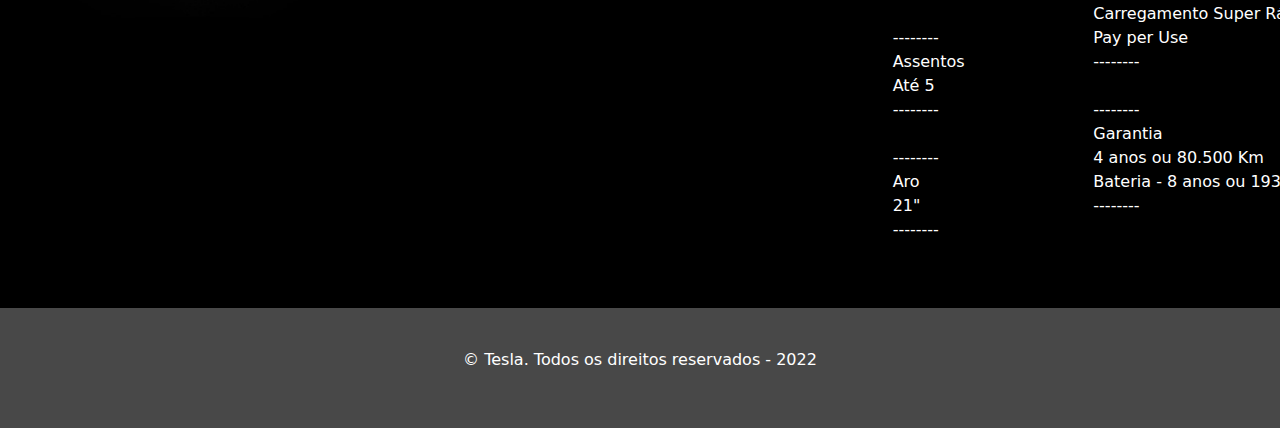
<file: model-y.html>
<!DOCTYPE html>
<html lang="pt-BR">

<head>
    <meta charset="UTF-8">
    <title>Tesla | Model Y</title>
    <link rel="stylesheet" href="css/bootstrap.min.css">
    <link rel="stylesheet" href="css/bootstrap-grid.min.css">
    <link rel="stylesheet" href="js/bootstrap.js">
    <link rel="stylesheet" href="css/base.css">
    <link rel="stylesheet" href="css/layout.css">
    <link rel="stylesheet" href="css/componente.css">

    <link rel="stylesheet" href="https://stackpath.bootstrapcdn.com/bootstrap/5.0.0-alpha1/css/bootstrap.min.css"
        integrity="sha384-r4NyP46KrjDleawBgD5tp8Y7UzmLA05oM1iAEQ17CSuDqnUK2+k9luXQOfXJCJ4I" crossorigin="anonymous" />
    <script src="https://cdn.jsdelivr.net/npm/popper.js@1.16.0/dist/umd/popper.min.js"
        integrity="sha384-Q6E9RHvbIyZFJoft+2mJbHaEWldlvI9IOYy5n3zV9zzTtmI3UksdQRVvoxMfooAo" crossorigin="anonymous">
        </script>
    <script src="https://stackpath.bootstrapcdn.com/bootstrap/5.0.0-alpha1/js/bootstrap.min.js"
        integrity="sha384-oesi62hOLfzrys4LxRF63OJCXdXDipiYWBnvTl9Y9/TRlw5xlKIEHpNyvvDShgf/" crossorigin="anonymous">
        </script>
</head>

<body class="fundo">

    <div class="row">
        <div class="col">col</div>
        <div class="col">col</div>
        <div class="col">col</div>
        <div class="col">col</div>
      </div>

      <header class="layout-cabecalho layout-cabecalho--home">
        <div class="container">
            <nav class="navegacao">
                <a href="index.html"><img src="img/logotesla.png" width="80" height="80" alt="www"></a>
            </nav>
            <nav class="layout-login">
                <a href="about-Us.html">
                    <svg xmlns="http://www.w3.org/2000/svg" width="120" height="60" fill="currentColor" class="bi bi-question-diamond-fill" viewBox="0 0 16 16" style="padding-top:20px">
                        <path d="M9.05.435c-.58-.58-1.52-.58-2.1 0L.436 6.95c-.58.58-.58 1.519 0 2.098l6.516 6.516c.58.58 1.519.58 2.098 0l6.516-6.516c.58-.58.58-1.519 0-2.098L9.05.435zM5.495 6.033a.237.237 0 0 1-.24-.247C5.35 4.091 6.737 3.5 8.005 3.5c1.396 0 2.672.73 2.672 2.24 0 1.08-.635 1.594-1.244 2.057-.737.559-1.01.768-1.01 1.486v.105a.25.25 0 0 1-.25.25h-.81a.25.25 0 0 1-.25-.246l-.004-.217c-.038-.927.495-1.498 1.168-1.987.59-.444.965-.736.965-1.371 0-.825-.628-1.168-1.314-1.168-.803 0-1.253.478-1.342 1.134-.018.137-.128.25-.266.25h-.825zm2.325 6.443c-.584 0-1.009-.394-1.009-.927 0-.552.425-.94 1.01-.94.609 0 1.028.388 1.028.94 0 .533-.42.927-1.029.927z"/>
                      </svg>
                  </svg></a>
            </nav>
        </div>
        
    </header>
    <section class="modelos-carrossel">
        <div id="carouselExampleControls" class="carousel slide carousel-dark" data-ride="carousel">
            <ol class="carousel-indicators">
                <li data-target="#carouselExampleIndicators" data-slide-to="0" class="active"></li>
                <li data-target="#carouselExampleIndicators" data-slide-to="1"></li>
                <li data-target="#carouselExampleIndicators" data-slide-to="2"></li>
                <li data-target="#carouselExampleIndicators" data-slide-to="3"></li>
                <li data-target="#carouselExampleIndicators" data-slide-to="4"></li>
            </ol>

            <div class="carousel-inner rounded-5 shadow-4-strong">
                <div class="carousel-item active">
                    <img class="d-block w-100" src="img/models/model-y_Main.jpg" alt="Primeiro Slide">
                    <div class="carousel-caption" style="color: white">

                        <h3 class="titulo-caption">Model Y</h3>
                        <div>

                            <div class="layout-info">
                                <p class="subtitulo-caption">2,152 l</p>
                                <p class="subtitulo2-caption">Capacidade de carga</p>
                            </div>
                            <div class="layout-info">
                                <p class="subtitulo-caption">531 km</p>
                                <p class="subtitulo2-caption">Alcance</p>
                            </div>
                            <div class="layout-info">
                                <p class="subtitulo-caption">AWD</p>
                                <p class="subtitulo2-caption">Dual Motor</p>
                            </div>
                        </div>
                    </div>

                </div>
                <div class="carousel-item">
                    <img class="d-block w-100" src="img/models/Model-Y-Utility-A.jpg" alt="Segundo Slide">
                </div>
                <div class="carousel-item">
                    <img class="d-block w-100" src="img/models/_1D-Utility-B.jpg" alt="Terceiro Slide">
                </div>
                
                <div class="carousel-item">
                    <img class="d-block w-100" src="img/models/AWD_hero@2Ymodel.jpg" alt="Quarto Slide">
                    <div class="carousel-caption" style="color:white">

                        <div>

                            <div class="layout-info">
                                <p class="subtitulo-caption">2</p>
                                <p class="subtitulo2-caption">Motores independentes controlados digitalmente</p>
                            </div>
                            <div class="layout-info">
                                <p class="subtitulo-caption">3.5 s</p>
                                <p class="subtitulo2-caption">Aceleração: 0-100 km/h</p>
                            </div>
                            <div class="layout-info">
                                <p class="subtitulo-caption">Clima</p>
                                <p class="subtitulo2-caption">Capacidado para chuva, neve ou lama, com controle de tração</p>
                            </div>
                        </div>
                    </div>

                </div>
                <div class="carousel-item">

                    <div class="carousel-caption" style="color: white">

                        <h3 class="titulo-caption">Model Y</h3>
                        <div>

                            <div class="layout-info">
                                <p class="subtitulo-caption">531 km</p>
                                <p class="subtitulo2-caption">Vá a qualquer lugar com até 531 km de autonomia estimada com uma única carga</p>
                            </div>
                            <div class="layout-info">
                                <p class="subtitulo-caption">15 min</p>
                                <p class="subtitulo2-caption">Recarregue 260 km em 15 min em locais que possuam Supercharger</p>
                            </div>
                            <div class="layout-info">
                                <p class="subtitulo-caption">30,000+</p>
                                <p class="subtitulo2-caption">Mais de 30,000 Supercharges ao redor do mundo</p>
                            </div>
                        </div>
                    </div>

                    <video class="d-block w-100" autoplay loop muted src="vid/Carro-azul-modely.mp4" type="video/mp4">
                </div>
            </div>
            <a class="carousel-control-prev" href="#carouselExampleControls" role="button" data-slide="prev">
                <span class="carousel-control-prev-icon" aria-hidden="true"></span>
                <span class="sr-only">Anterior</span>
            </a>
            <a class="carousel-control-next" href="#carouselExampleControls" role="button" data-slide="next">
                <span class="carousel-control-next-icon" aria-hidden="true"></span>
                <span class="sr-only">Próximo</span>
            </a>
        </div>
        <article class=" " style="border-top: 2px solid black; border-bottom: 2px solid black" >

            <div id="carouselExampleControls" class="carousel slide carousel-dark" data-ride="carousel">
    
                <div class="carousel-inner rounded-5 shadow-4-strong">
                    <div class="carousel-item active">
                        <img class="d-block w-100" src="img/models/Model-Y-Interior-layout.jpg" alt="unico Slide">
                        <div class="carousel-caption" style="color: whitesmoke">
                            <div>
                                <div class="layout-info">
                                    <p class="subtitulo-caption">40 cm</p>
                                    <p class="subtitulo2-caption">Uma tela touchscreen que se adapta ao longo do tempo</p>
                                </div>
                                <div class="layout-info">
                                    <p class="subtitulo-caption">Sempre evoluindo</p>
                                    <p class="subtitulo2-caption">Atualizações de software pela nuvem introduzem novos recursos, funcionalidades e desempenho</p>
                                </div>
                                <div class="layout-info">
                                    <p class="subtitulo-caption">Teto solar</p>
                                    <p class="subtitulo2-caption"> Um Teto solar expansivo com proteção adicional contra raios UV</p>
                                </div>
                            </div>
                        </div>
            </div>

        </article>


        <article class="">
            <div id="carouselExampleControls2" class="carousel slide carousel-dark" data-ride="carousel">
                <ol class="carousel-indicators">
                    <li data-target="#carouselExampleIndicators" data-slide-to="0" class="active"></li>
                    <li data-target="#carouselExampleIndicators" data-slide-to="1"></li>
                    <li data-target="#carouselExampleIndicators" data-slide-to="2"></li>
                    <li data-target="#carouselExampleIndicators" data-slide-to="3"></li>
                </ol>

                <div class="carousel-inner rounded-5 shadow-4-strong">

                    <div class="carousel-item active">
                        <div class="carousel-caption">
                            <h4>Navegue com Piloto automático</h4>
                            <p>Orientação ativa em rodovias</p>
                        </div>
                        <video class="d-block w-100" autoplay loop muted src="vid/navigate-autopilot.mp4" type="video/mp4">
                    </div>

                    <div class="carousel-item">
                        <div class="carousel-caption">
                            <h4>Troca de faixa automática</h4>
                            <p>Troca de faixa automatizada em rodovias</p>
                        </div>
                        <video class="d-block w-100" autoplay loop muted src="vid/auto-lane-change.mp4" type="video/mp4">
                    </div>
                    
                    <div class="carousel-item">
                        <div class="carousel-caption">
                            <h4>Convocar</h4>
                            <p>Convocação automatizada do veículo até o proprietário</p>
                        </div>
                        <video class="d-block w-100" autoplay loop muted src="vid/summon.mp4" type="video/mp4">
                    </div>

                    <div class="carousel-item">
                        <div class="carousel-caption">
                            <h4>Estacionamento automático</h4>
                            <p>Vagas paralelas e perpendiculares em apenas um comando</p>
                        </div>
                        <video class="d-block w-100" autoplay loop muted src="vid/autopark.mp4" type="video/mp4">
                    </div>
                </div>
                <a class="carousel-control-prev" href="#carouselExampleControls2" role="button" data-slide="prev">
                    <span class="carousel-control-prev-icon" aria-hidden="true"></span>
                    <span class="sr-only">Anterior</span>
                </a>
                <a class="carousel-control-next" href="#carouselExampleControls2" role="button" data-slide="next">
                    <span class="carousel-control-next-icon" aria-hidden="true"></span>
                    <span class="sr-only">Próximo</span>
                </a>
            </div>
    </article>

    <article class="layout-legenda-principal">
            
        <div class="row">
            <div class="col-md-8">
                <img class="descricao-img layout-imagem" src="img/models/Model-Y-Specs-Hero-Desktop.jpg" style="margin-left: auto" width="80%" height="80%" >
            </div>
            <div class="col-md-2">
                <div class="descricao">
                    <h1 class="descricao-titulo">Perfomance</h1>
                    <p class="descricao-subtitulo" style="font-size: 1em" >
                        <br>--------<br>Bateria<br>Grande autonomia<br>--------<br>
                        <br>--------<br>Aceleração<br>3.5s 0-100 Kmh<br>--------<br>
                        <br>--------<br>Autonomia<br>487,630 Km<br>--------<br>
                        <br>--------<br>Tração<br>Dois Motores Independentes <br>AWD<br><br>--------<br>
                        <br>--------<br>Assentos<br>Até 5<br>--------<br>                        
                        <br>--------<br>Aro<br>21"<br>--------<br>                                                                           
                    </p>
                </div>
            </div>
            <div class="col-md-2">
                <div class="descricao">
                    <h1 class="descricao-titulo"><br></h1>
                    <p class="descricao-subtitulo" style="font-size: 1em" >
                        <br>--------<br>Peso<br>1994,899 Kg<br>--------<br>
                        <br>--------<br>Porta-Malas<br>2152 Litros<br>--------<br>
                        <br>--------<br>Velocidade Máxima<br>249 Km/h<br>--------<br>
                        <br>--------<br>Display<br>Touchstream central 15"<br>--------<br>
                        <br>--------<br>Carregamento Super Rápido<br>Pay per Use<br>--------<br>
                        <br>--------<br>Garantia<br>4 anos ou 80.500 Km<br>Bateria - 8 anos ou 193.122 Km<br>--------<br>
                    </p>
                    </div>
                </div>
            </div>
        </div>
    </article>
    </section>
    <footer class="layout-rodape">
        <div class="container">
            <p>&copy; Tesla. Todos os direitos reservados - 2022</p>
        </div>

    </footer>
</body>

</html>
</file>
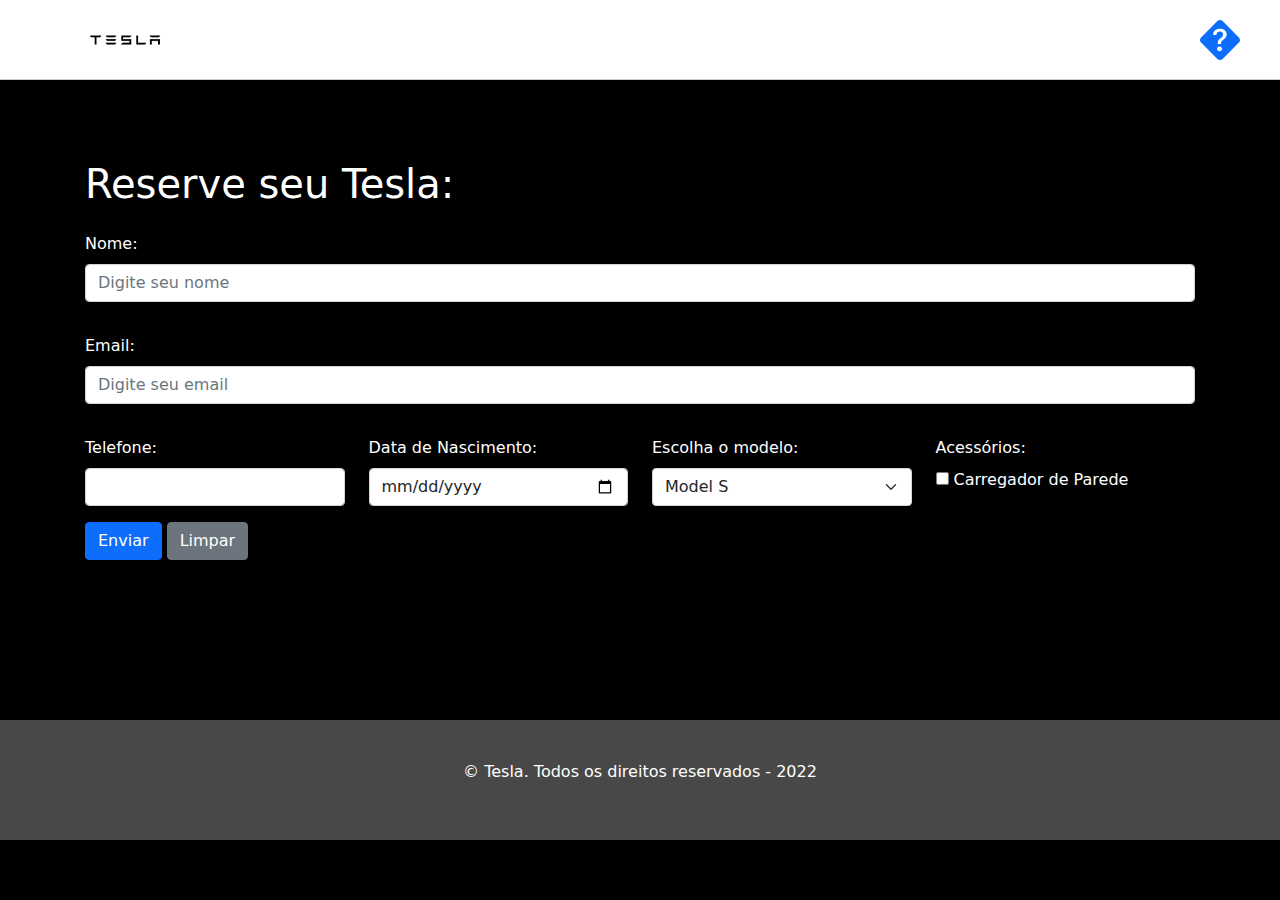
<file: reservar.html>
<!DOCTYPE html>
<html lang="pt-BR">
<head>
    <meta charset="UTF-8">
    <title>Tesla | Reservar</title>
    <link rel="stylesheet" href="css/bootstrap.min.css">
    <link rel="stylesheet" href="css/bootstrap-grid.min.css">
    <link rel="stylesheet" href="css/base.css">
    <link rel="stylesheet" href="css/layout.css">
    <link rel="stylesheet" href="css/componente.css">
</head>
<body>

    <header class="layout-cabecalho layout-cabecalho--home">
        <div class="container">
            <nav class="navegacao">
                <a href="index.html"><img src="img/logotesla.png" width="80" height="80" alt="www"></a>
            </nav>
            <nav class="layout-login">
                <a href="about-Us.html">
                    <svg xmlns="http://www.w3.org/2000/svg" width="120" height="60" fill="currentColor" class="bi bi-question-diamond-fill" viewBox="0 0 16 16" style="padding-top:20px">
                        <path d="M9.05.435c-.58-.58-1.52-.58-2.1 0L.436 6.95c-.58.58-.58 1.519 0 2.098l6.516 6.516c.58.58 1.519.58 2.098 0l6.516-6.516c.58-.58.58-1.519 0-2.098L9.05.435zM5.495 6.033a.237.237 0 0 1-.24-.247C5.35 4.091 6.737 3.5 8.005 3.5c1.396 0 2.672.73 2.672 2.24 0 1.08-.635 1.594-1.244 2.057-.737.559-1.01.768-1.01 1.486v.105a.25.25 0 0 1-.25.25h-.81a.25.25 0 0 1-.25-.246l-.004-.217c-.038-.927.495-1.498 1.168-1.987.59-.444.965-.736.965-1.371 0-.825-.628-1.168-1.314-1.168-.803 0-1.253.478-1.342 1.134-.018.137-.128.25-.266.25h-.825zm2.325 6.443c-.584 0-1.009-.394-1.009-.927 0-.552.425-.94 1.01-.94.609 0 1.028.388 1.028.94 0 .533-.42.927-1.029.927z"/>
                      </svg>
                  </svg></a>
            </nav>
        </div>
        
    </header>

    <main class="layout-reserva">
        <div class="container">
            <h1 class="titulo-formulario">Reserve seu Tesla:</h1>
            <form action="#" method="post">
                <div class="row">
                    <div class="my-3 col-sm-12 col-md-12">
                        <label for="nome" class="form-label">Nome:</label>
                        <input id="nome" class="form-control" type="text" name="nome" placeholder="Digite seu nome" required="true" >
                    </div>
                </div>
                <div class="row">
                    <div class="my-3 col-sm-12 col-md-12">
                        <label for="email" class="form-label">Email:</label>
                        <input id="email" class="form-control" type="email" name="email" placeholder="Digite seu email" required="true">
                    </div>
                </div>
                <div class="row">
                    <div class="my-3 col-sm-3 col-md-3">
                        <label for="telefone" class="form-label">Telefone:</label>
                        <input id="telefone" class="form-control" type="text" name="telefone">
                    </div>
                    <div class="my-3 col-sm-3 col-md-3">
                        <label for="data-nascimento" class="form-label">Data de Nascimento:</label>
                        <input id="data-nascimento" class="form-control" type="date" name="data-nascimento">
                    </div>
                    <div class="my-3 col-sm-3 col-md-3">
                        <label for="tipo-plano" class="form-label">Escolha o modelo:</label>
                        <select id="tipo-plano" name="tipo-plano" class="form-select">
                            <option value="S">Model S</option>
                            <option value="3">Model 3</option>
                            <option value="X">Model X</option>
                            <option value="Y">Model Y</option>
                        </select>
                    </div>
                    <div class="my-3 col-sm-3 col-md-3">
                        <label class="form-label">Acessórios:</label>
                        <div>
                            <input id="tipo-servico" type="checkbox" name="tipo-servico" value="carregador">
                            <label id="tipo-servico">Carregador de Parede</label>
                        </div>
                    </div>

                </div>
                
                <button class="btn btn-primary">Enviar</button>
                <input type="reset" value="Limpar" class="btn btn-secondary" >
                
            </form>
        </div>
    </main>

    <footer class="layout-rodape">
        <div class="container">
            <p>&copy; Tesla. Todos os direitos reservados - 2022</p>
        </div>

    </footer>
</body>
</html>
</file>
<file: css/base.css>
*{
    box-sizing: border-box;
}

body{
    margin: 0;
    background-color: black;
    margin:0;
    padding:0;
    overflow-x:hidden;
}
</file>
<file: css/layout.css>
.layout-cabecalho{
    height: 80px;
    border-bottom: 1px solid #ccc;
    background-color: white;
}

.layout-cabecalho--home{
    position: fixed;
    top: 0;
    left: 0;
    right: 0;
    z-index: 9999;
}
.layout-login{
    position:fixed;
    top: 0;
    left: 998;
    right: 0;
}
.layout-principal{
    padding: 80px;
    padding-top: 150px;
    background-color: green;
}
.layout-rodape{
    padding: 40px 0;
    background-color: #484848;

    color: white;
    text-align: center;
}

.layout-carousel{
    padding-top: 70px;
    background-color: black;
}
.layout-info{
    display: inline-block;
    margin-right: 25px;
    margin-left: 25px;
}

.layout-legenda-principal{
    padding-top: 70px;
    padding-right: 100px;
    background-color: black;
    color: white;
}

.layout-reserva{
    padding: 160px 0;
    color: white;
}
</file>
<file: css/componente.css>
.container {
    width: 100%;
    padding-left: 15px;
    padding-right: 15px;
    margin: 0 auto;
}

.main-imagem-models {
    background: url('../img/tesla-models.jpg') no-repeat;
}

.main-imagem-model3 {
    background: url('../img/tesla-model3.jpg') no-repeat;
}

.main-imagem-modelx {
    background: url('../img/tesla-modelx.jpg') no-repeat;
}

.main-imagem-modely {
    background: url('../img/tesla-modely.jpg') no-repeat;
}

.main-banner {

    background-size: cover;
    background-position: center;
}

.conteudo-banner {

    width: 80%;
    margin-left: auto;
    margin-right: auto;
    padding-top: 10px;
    text-align: center;
    padding-bottom: 10px;
}

/*Principal*/
.principal {
    font-size: 1.5rem;
    text-align: center;
    font-family: Arial;
    height: 1000px;
}

.principal__titulo {
    padding-top: 120px;
    color: #373737;

    /* 54*24 = 2.25em */
    font-size: 2.25em;
    line-height: 1;

}

.principal__subtitulo {
    margin: 10px 0;
    color: black;
    text-decoration: underline;
    font-size: 1em;
}

.principal__sobre {
    margin: 650px 0;
    text-align: center;
}

/*ABOUT US*/

.about-container {
    border-radius: 25px;
    box-shadow: 0 4px 8px 0 rgba(0, 0, 0, 0.2);
    margin: 8px;
    background-color: white;
}

.about-titulo{
    margin-left: auto;
    margin-right: auto;
    font-size: larger;
}
.about-logo{
    object-fit: cover;
    width: 50%;
}
.about-img {
    margin-left: auto;
    margin-right: auto;
    display: block;
    object-fit: cover;
    width: 50%;
}

/*ABOUT US*/

.modelos-carrossel {
    margin-top: 20px;
}

.carousel-item-next.carousel-item-left {
    display: block !important;
}

.carousel .carousel-item {
    height: 800px;
    -webkit-transition: 0s !important;
    -o-transition: 0s !important;
    transition: 0s !important;
}

.carousel-item img {
    position: absolute;
    object-fit: cover;
    top: -100px;
    left: 0;
    min-height: 600px;


}

.titulo-caption {
    margin-bottom: 560px;
    font-size: 3rem;
}

.subtitulo-caption {
    margin-bottom: 0px;
    font-size: 2rem;
}

.subtitulo2-caption {
    margin-bottom: 15px;
    font-size: 1rem;
}

.descricao {
    padding: 50px;
    display: inline-block;
    width: 800px;
}

.descricao-img-esquerda {
    margin-left: 400px;
    object-fit: cover;
    width: 50%;
}

@media only screen and (max-width: 480px) {
    .descricao-img-esquerda {
        width: 100%;
        margin-left: 400px;
    }
}

.descricao-img {
    margin-left: 400px;
    object-fit: cover;
    width: 50%;
}

@media only screen and (max-width: 480px) {
    .descricao-img {
        width: 100%;
        margin-left: 400px;
    }
}

.descricao-titulo {
    font-size: 2rem;
    text-align: left;
    margin-top: 60px;
    margin-left: 20px;
}

.descricao-titulo-esquerda {
    font-size: 2rem;
    text-align: right;
    margin-top: 60px;
    margin-left: 90px;
}

.descricao-subtitulo {
    font-size: 1.5rem;
    text-align: left;
    margin-left: 40px;
}

.descricao-subtitulo-esquerda {
    font-size: 1.5rem;
    text-align: right;
    margin-left: 80px;
}
</file>
